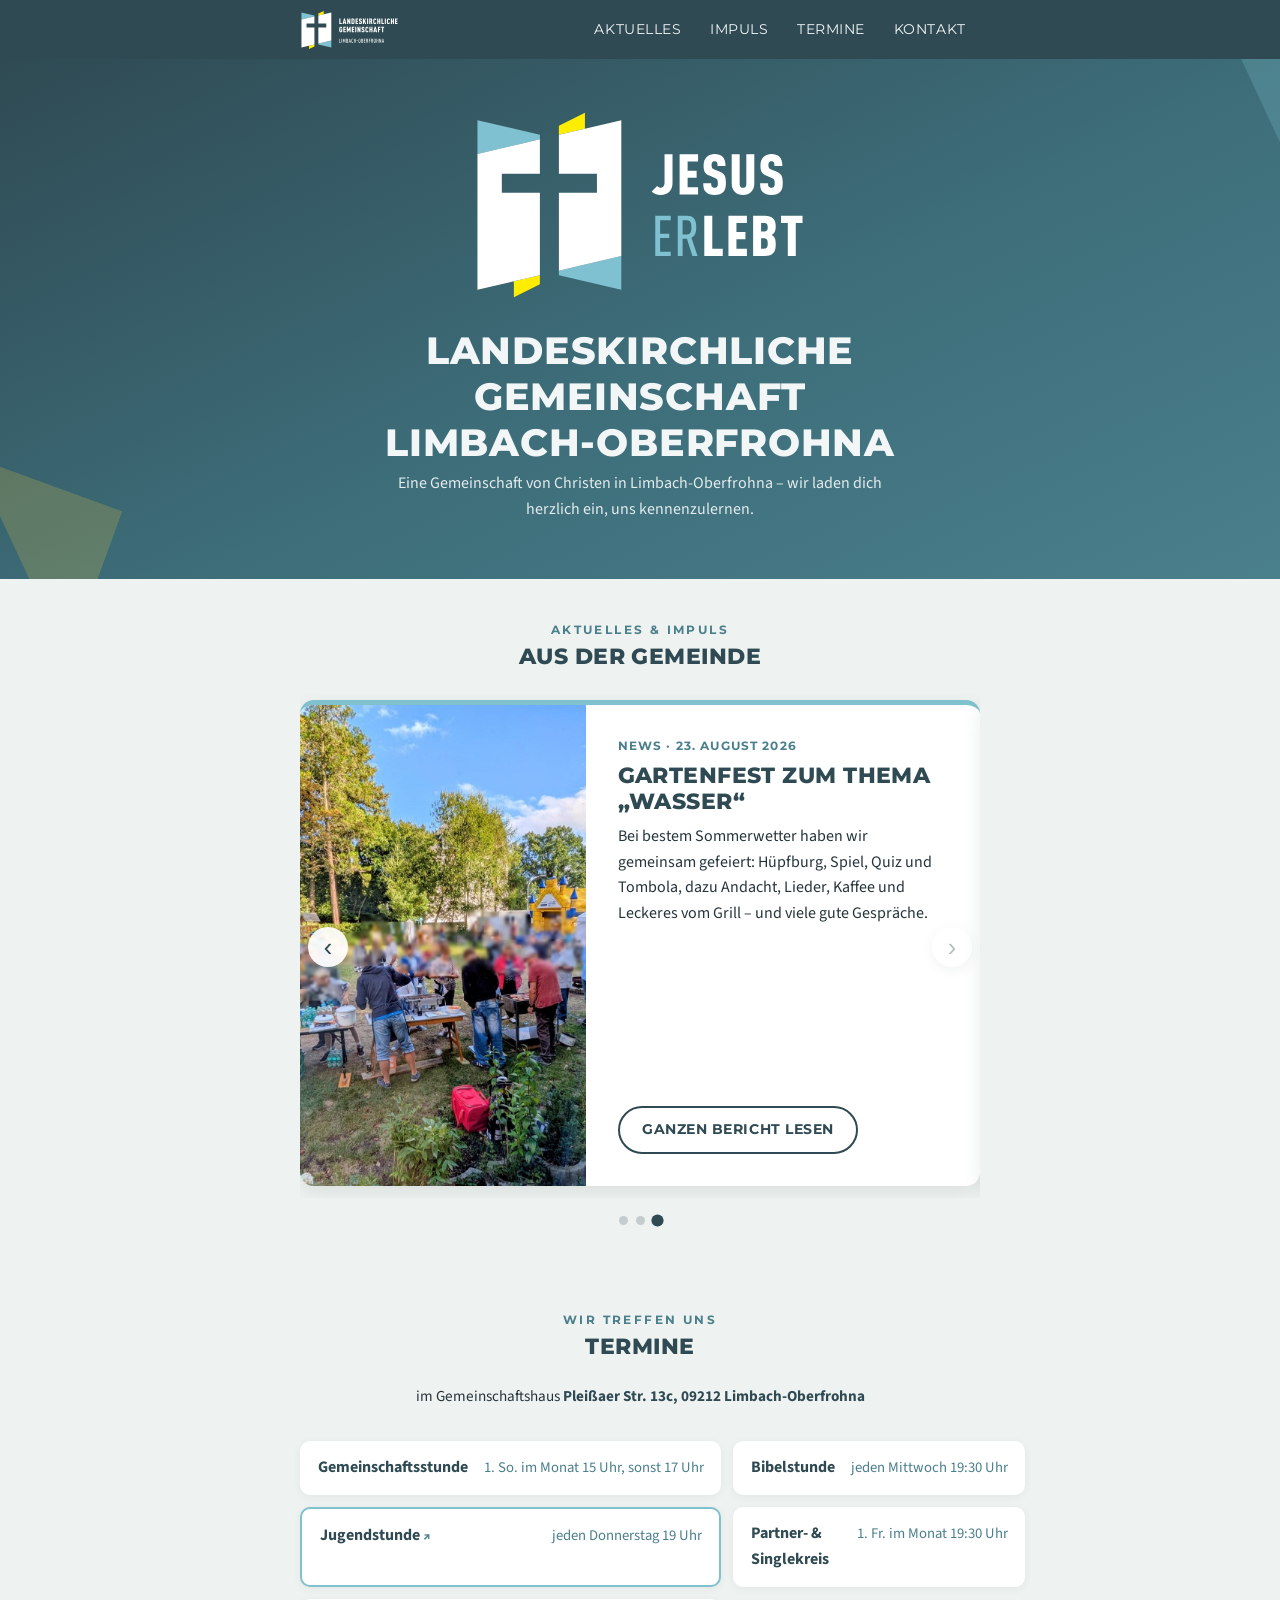
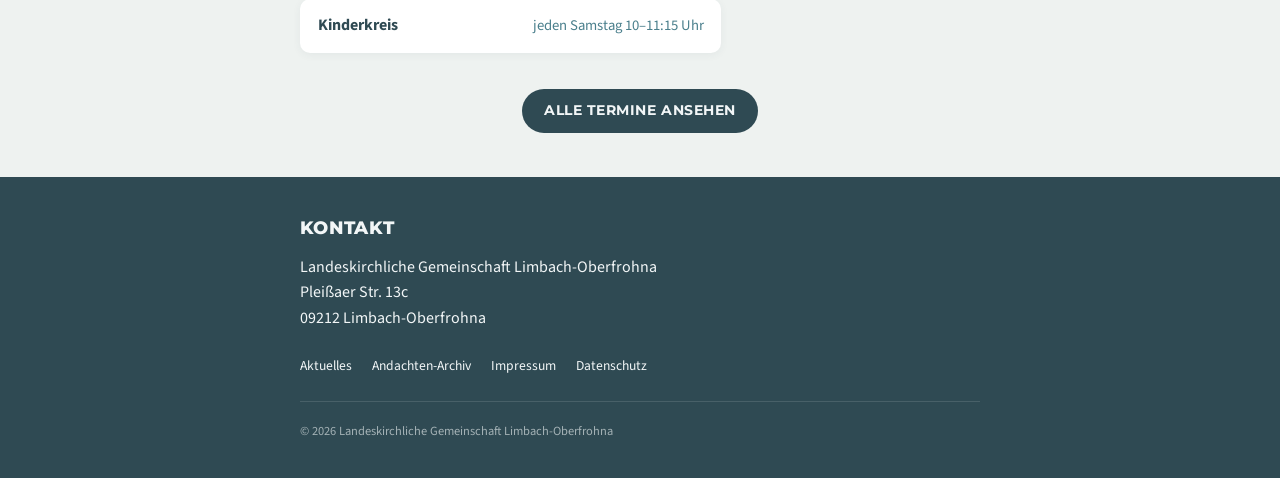
<file: index.html>
<!doctype html>
<html lang="de">
<head>
  <meta charset="UTF-8">
  <meta name="viewport" content="width=device-width, initial-scale=1">
  <title>Landeskirchliche Gemeinschaft Limbach-Oberfrohna</title>
  <meta name="description" content="Landeskirchliche Gemeinschaft Limbach-Oberfrohna – Termine und monatlicher Impuls. Wir treffen uns im Gemeinschaftshaus Pleißaer Str. 13c.">
  <link rel="icon" href="assets/img/logo.svg" type="image/svg+xml">
  <link rel="preconnect" href="https://fonts.googleapis.com">
  <link rel="preconnect" href="https://fonts.gstatic.com" crossorigin>
  <link href="https://fonts.googleapis.com/css2?family=Montserrat:wght@700;800&family=Source+Sans+3:wght@400;600;700&display=swap" rel="stylesheet">
  <link rel="stylesheet" href="assets/css/style.css">
</head>
<body>

  <header class="site-header">
    <div class="container">
      <a href="#top" class="brand">
        <img src="assets/img/logo-navi.svg" alt="Landeskirchliche Gemeinschaft Limbach-Oberfrohna">
      </a>
      <button class="nav-toggle" aria-label="Menü öffnen" aria-expanded="false">&#9776;</button>
      <nav class="main-nav">
        <a href="#news">Aktuelles</a>
        <a href="archiv.html">Impuls</a>
        <a href="termine.html">Termine</a>
        <a href="#kontakt">Kontakt</a>
      </nav>
    </div>
  </header>

  <main id="top">

    <section class="hero">
      <div class="container">
        <img class="hero-logo" src="assets/img/logo-jesus-erlebt.svg" alt="Jesus erlebt – Landeskirchliche Gemeinschaft Limbach-Oberfrohna">
        <h1>Landeskirchliche Gemeinschaft<br>Limbach-Oberfrohna</h1>
        <p class="lead">Eine Gemeinschaft von Christen in Limbach-Oberfrohna – wir laden dich herzlich ein, uns kennenzulernen.</p>
      </div>
    </section>

    <section id="news" class="news">
      <div class="container">
        <h2 class="section-title"><span class="kicker">Aktuelles &amp; Impuls</span>Aus der Gemeinde</h2>

        <!--
          Karussell: alle Teaser liegen als gleich große Folien in EINEM Block
          nebeneinander und werden per Wischen, Pfeilen oder Punkten geblättert.
          Neue Folie = weiteren <article class="carousel__slide slide-card"> Block
          einfügen; die Punkte unten werden automatisch (main.js) erzeugt.
          Folien ohne Foto nutzen figure.slide-card__media--brand mit einem Icon.
        -->
        <div class="carousel" data-carousel>
          <div class="carousel__viewport" data-carousel-viewport tabindex="0" role="group" aria-roledescription="Karussell" aria-label="Aktuelles aus der Gemeinde">

            <article class="carousel__slide slide-card" aria-roledescription="Folie" aria-label="Beitrag 1">
              <figure class="slide-card__media">
                <img src="assets/img/gartenfest-2026.jpg" alt="Gäste beim Gartenfest der Landeskirchlichen Gemeinschaft Limbach-Oberfrohna – Hüpfburg, Grill und Begegnung im Garten" loading="lazy">
              </figure>
              <div class="slide-card__body">
                <span class="slide-card__kicker">News · 23. August 2026</span>
                <h3 class="slide-card__title">Gartenfest zum Thema „Wasser“</h3>
                <p class="slide-card__text">Bei bestem Sommerwetter haben wir gemeinsam gefeiert: Hüpfburg, Spiel, Quiz und Tombola, dazu Andacht, Lieder, Kaffee und Leckeres vom Grill – und viele gute Gespräche.</p>
                <a class="btn btn-outline slide-card__btn" href="news.html#gartenfest-2026">Ganzen Bericht lesen</a>
              </div>
            </article>

            <article class="carousel__slide slide-card" aria-roledescription="Folie" aria-label="Beitrag 2">
              <figure class="slide-card__media slide-card__media--contain">
                <img src="assets/img/themenabende-plock.jpg" alt="Flyer zu den Themenabenden mit Wilfried Plock, 4.–6. September 2026" loading="lazy">
              </figure>
              <div class="slide-card__body">
                <span class="slide-card__kicker">News · 4.–6. September 2026</span>
                <h3 class="slide-card__title">Themenabende mit Wilfried Plock</h3>
                <p class="slide-card__text">„Unsere Beziehungen sollen (noch) besser werden!“ – an drei Abenden gehen wir gemeinsam der Frage nach, wie Beziehungen gelingen und wachsen. Herzliche Einladung an alle!</p>
                <a class="btn btn-outline slide-card__btn" href="news.html#themenabende-2026">Zur Newsseite</a>
              </div>
            </article>

            <article class="carousel__slide slide-card" aria-roledescription="Folie" aria-label="Beitrag 3">
              <figure class="slide-card__media">
                <img src="assets/img/monatsimpuls.jpg" alt="Zwei Bergsteiger helfen sich gegenseitig den Grat hinauf – Sinnbild für Nachfolge und Begleitung" loading="lazy">
              </figure>
              <div class="slide-card__body">
                <span class="slide-card__kicker">Monatsimpuls · September 2026</span>
                <h3 class="slide-card__title">„Seid meine Nachahmer, gleichwie auch ich Nachahmer des Christus bin!“</h3>
                <p class="slide-card__text">Paulus weist nicht auf sich, sondern auf Christus. Kinder und junge Christen lernen nicht zuerst durch Predigten oder Bücher, sondern durch Menschen, die glaubwürdig hinter Christus hergehen …</p>
                <a class="btn btn-outline slide-card__btn" href="archiv.html">Zu den Monatsimpulsen</a>
              </div>
            </article>

          </div>

          <button class="carousel__arrow carousel__arrow--prev" type="button" aria-label="Vorheriger Beitrag" data-carousel-prev>&#8249;</button>
          <button class="carousel__arrow carousel__arrow--next" type="button" aria-label="Nächster Beitrag" data-carousel-next>&#8250;</button>

          <div class="carousel__dots" aria-label="Beitrag auswählen" data-carousel-dots></div>
        </div>
      </div>
    </section>

    <section id="termine" class="termine">
      <div class="container">
        <h2 class="section-title"><span class="kicker">Wir treffen uns</span>Termine</h2>

        <p class="meeting-place">im Gemeinschaftshaus <strong>Pleißaer Str. 13c, 09212 Limbach-Oberfrohna</strong></p>

        <ul class="schedule-list">
          <li><span class="what">Gemeinschaftsstunde</span><span class="when">1. So. im Monat 15 Uhr, sonst 17 Uhr</span></li>
          <li><span class="what">Bibelstunde</span><span class="when">jeden Mittwoch 19:30 Uhr</span></li>
          <li class="is-link"><a href="https://ec-lo.de" target="_blank" rel="noopener" aria-label="Jugendstunde – zur Website ec-lo.de (öffnet in neuem Tab)"><span class="what ext-link">Jugendstunde</span><span class="when">jeden Donnerstag 19 Uhr</span></a></li>
          <li><span class="what">Partner- &amp; Singlekreis</span><span class="when">1. Fr. im Monat 19:30 Uhr</span></li>
          <li><span class="what">Kinderkreis</span><span class="when">jeden Samstag 10–11:15 Uhr</span></li>
        </ul>

        <div class="termine-cta">
          <a class="btn" href="termine.html">Alle Termine ansehen</a>
        </div>
      </div>
    </section>

  </main>

  <footer class="site-footer" id="kontakt">
    <div class="container">
      <h2>Kontakt</h2>
      <address>
        Landeskirchliche Gemeinschaft Limbach-Oberfrohna<br>
        Pleißaer Str. 13c<br>
        09212 Limbach-Oberfrohna
      </address>
      <ul class="footer-links">
        <li><a href="news.html">Aktuelles</a></li>
        <li><a href="archiv.html">Andachten-Archiv</a></li>
        <li><a href="impressum.html">Impressum</a></li>
        <li><a href="datenschutz.html">Datenschutz</a></li>
      </ul>
      <p class="copyright">© <span id="year">2026</span> Landeskirchliche Gemeinschaft Limbach-Oberfrohna</p>
    </div>
  </footer>

  <script src="assets/js/main.js"></script>
</body>
</html>
</file>
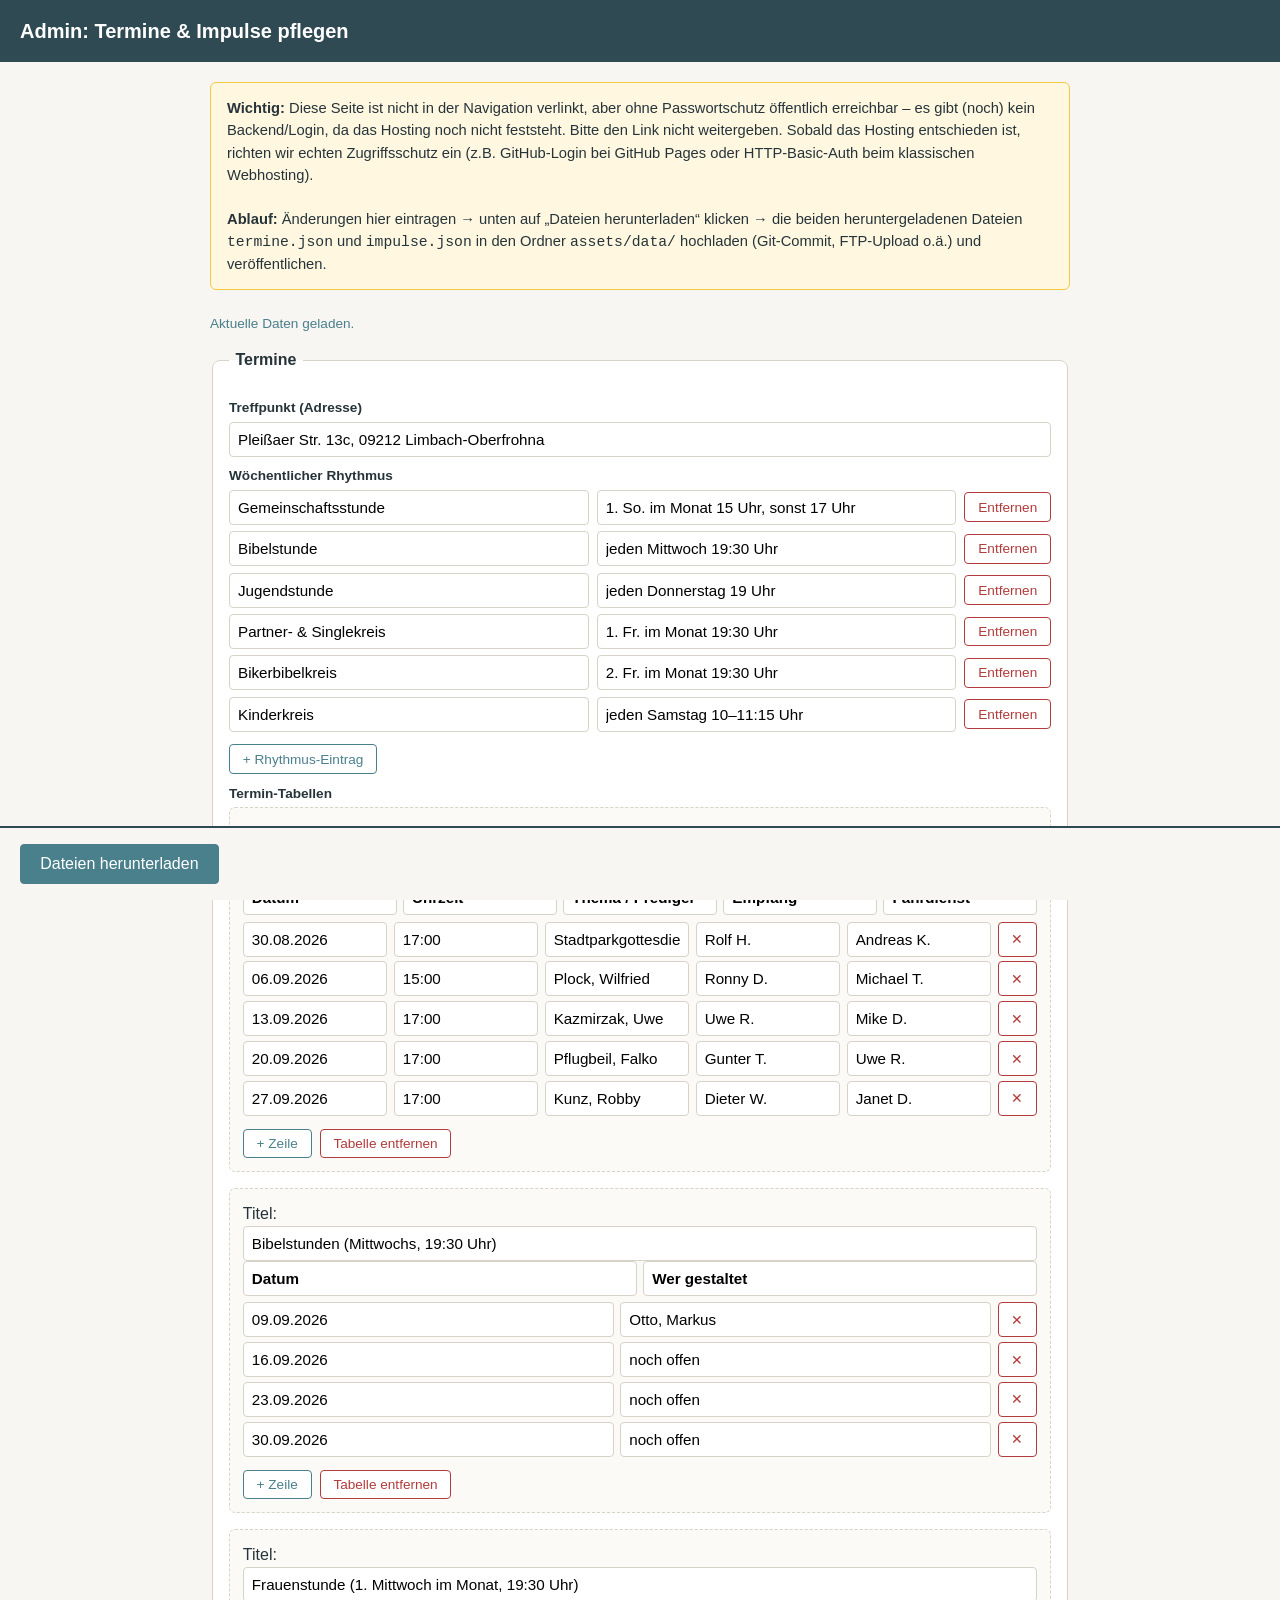
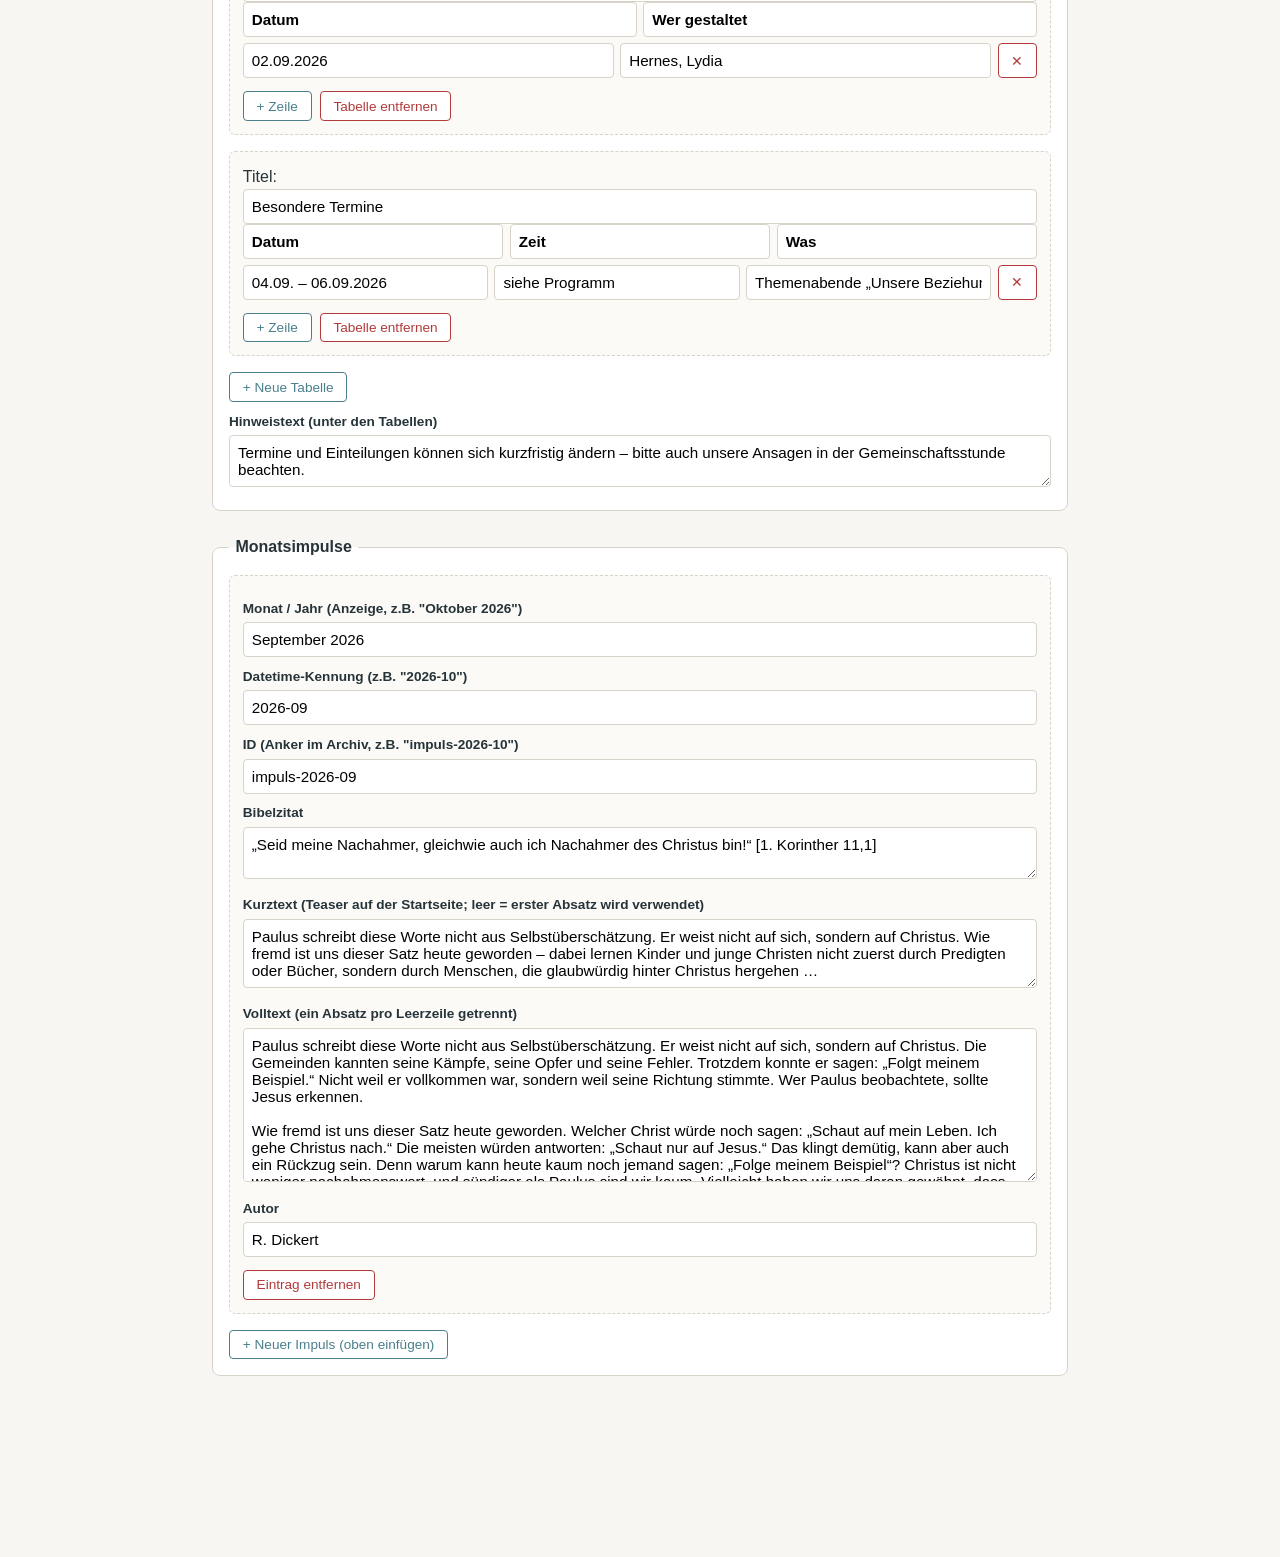
<file: admin.html>
<!doctype html>
<html lang="de">
<head>
  <meta charset="UTF-8">
  <meta name="viewport" content="width=device-width, initial-scale=1">
  <meta name="robots" content="noindex, nofollow">
  <title>Admin – Termine &amp; Impulse pflegen</title>
  <link rel="icon" href="assets/img/logo.svg" type="image/svg+xml">
  <style>
    :root {
      --color-dark: #2f4a53;
      --color-teal: #4a7f8c;
      --color-yellow: #f2ca3f;
      --color-bg: #f7f6f2;
      --color-text: #26343a;
      --color-border: #d7d3c9;
      --font: 'Segoe UI', Arial, sans-serif;
    }
    * { box-sizing: border-box; }
    body {
      margin: 0;
      font-family: var(--font);
      color: var(--color-text);
      background: var(--color-bg);
      line-height: 1.5;
      padding-bottom: 4rem;
    }
    header.admin-header {
      background: var(--color-dark);
      color: #fff;
      padding: 1rem 1.25rem;
    }
    header.admin-header h1 { margin: 0; font-size: 1.25rem; }
    .container { max-width: 900px; margin: 0 auto; padding: 1.25rem; }
    .notice {
      background: #fff7e0;
      border: 1px solid var(--color-yellow);
      border-radius: 6px;
      padding: 0.9rem 1rem;
      margin-bottom: 1.5rem;
      font-size: 0.92rem;
    }
    fieldset {
      border: 1px solid var(--color-border);
      border-radius: 8px;
      margin-bottom: 1.5rem;
      padding: 1rem;
      background: #fff;
    }
    legend { font-weight: bold; padding: 0 0.4rem; }
    label { display: block; font-size: 0.85rem; font-weight: 600; margin: 0.6rem 0 0.2rem; }
    input[type="text"], textarea {
      width: 100%;
      padding: 0.5rem;
      border: 1px solid var(--color-border);
      border-radius: 4px;
      font-family: inherit;
      font-size: 0.95rem;
    }
    textarea { resize: vertical; }
    .row { display: flex; gap: 0.5rem; align-items: center; margin-bottom: 0.4rem; flex-wrap: wrap; }
    .row input[type="text"] { flex: 1; min-width: 100px; }
    button {
      cursor: pointer;
      border: 1px solid var(--color-teal);
      background: var(--color-teal);
      color: #fff;
      border-radius: 4px;
      padding: 0.4rem 0.8rem;
      font-size: 0.85rem;
    }
    button.secondary { background: #fff; color: var(--color-teal); }
    button.danger { background: #fff; color: #b23b3b; border-color: #b23b3b; }
    .table-section, .entry-card {
      border: 1px dashed var(--color-border);
      border-radius: 6px;
      padding: 0.8rem;
      margin-bottom: 1rem;
      background: #fbfaf7;
    }
    .table-row { display: flex; gap: 0.4rem; margin-bottom: 0.3rem; }
    .table-row input { flex: 1; }
    .col-headers { display: flex; gap: 0.4rem; margin-bottom: 0.4rem; }
    .col-headers input { flex: 1; font-weight: 600; }
    .actions-bar { margin-top: 0.8rem; display: flex; gap: 0.5rem; flex-wrap: wrap; }
    .export-bar {
      position: sticky;
      bottom: 0;
      background: var(--color-bg);
      border-top: 2px solid var(--color-dark);
      padding: 1rem 1.25rem;
      display: flex;
      gap: 0.75rem;
      flex-wrap: wrap;
      align-items: center;
    }
    .export-bar button { font-size: 1rem; padding: 0.6rem 1.2rem; }
    .status { font-size: 0.85rem; color: var(--color-teal); }
  </style>
</head>
<body>

  <header class="admin-header">
    <h1>Admin: Termine &amp; Impulse pflegen</h1>
  </header>

  <div class="container">
    <div class="notice">
      <strong>Wichtig:</strong> Diese Seite ist nicht in der Navigation verlinkt, aber ohne
      Passwortschutz öffentlich erreichbar – es gibt (noch) kein Backend/Login, da das
      Hosting noch nicht feststeht. Bitte den Link nicht weitergeben. Sobald das Hosting
      entschieden ist, richten wir echten Zugriffsschutz ein (z.B. GitHub-Login bei GitHub
      Pages oder HTTP-Basic-Auth beim klassischen Webhosting).<br><br>
      <strong>Ablauf:</strong> Änderungen hier eintragen → unten auf „Dateien herunterladen“
      klicken → die beiden heruntergeladenen Dateien <code>termine.json</code> und
      <code>impulse.json</code> in den Ordner <code>assets/data/</code> hochladen
      (Git-Commit, FTP-Upload o.ä.) und veröffentlichen.
    </div>

    <p class="status" id="load-status">Lade aktuelle Daten…</p>

    <fieldset>
      <legend>Termine</legend>

      <label for="meeting-place">Treffpunkt (Adresse)</label>
      <input type="text" id="meeting-place">

      <label>Wöchentlicher Rhythmus</label>
      <div id="weekly-list"></div>
      <div class="actions-bar">
        <button type="button" class="secondary" id="add-weekly">+ Rhythmus-Eintrag</button>
      </div>

      <label>Termin-Tabellen</label>
      <div id="tables-list"></div>
      <div class="actions-bar">
        <button type="button" class="secondary" id="add-table">+ Neue Tabelle</button>
      </div>

      <label for="termine-note">Hinweistext (unter den Tabellen)</label>
      <textarea id="termine-note" rows="2"></textarea>
    </fieldset>

    <fieldset>
      <legend>Monatsimpulse</legend>
      <div id="entries-list"></div>
      <div class="actions-bar">
        <button type="button" class="secondary" id="add-entry">+ Neuer Impuls (oben einfügen)</button>
      </div>
    </fieldset>
  </div>

  <div class="export-bar">
    <button type="button" id="export-btn">Dateien herunterladen</button>
    <span class="status" id="export-status"></span>
  </div>

  <script src="assets/js/admin.js"></script>
</body>
</html>
</file>
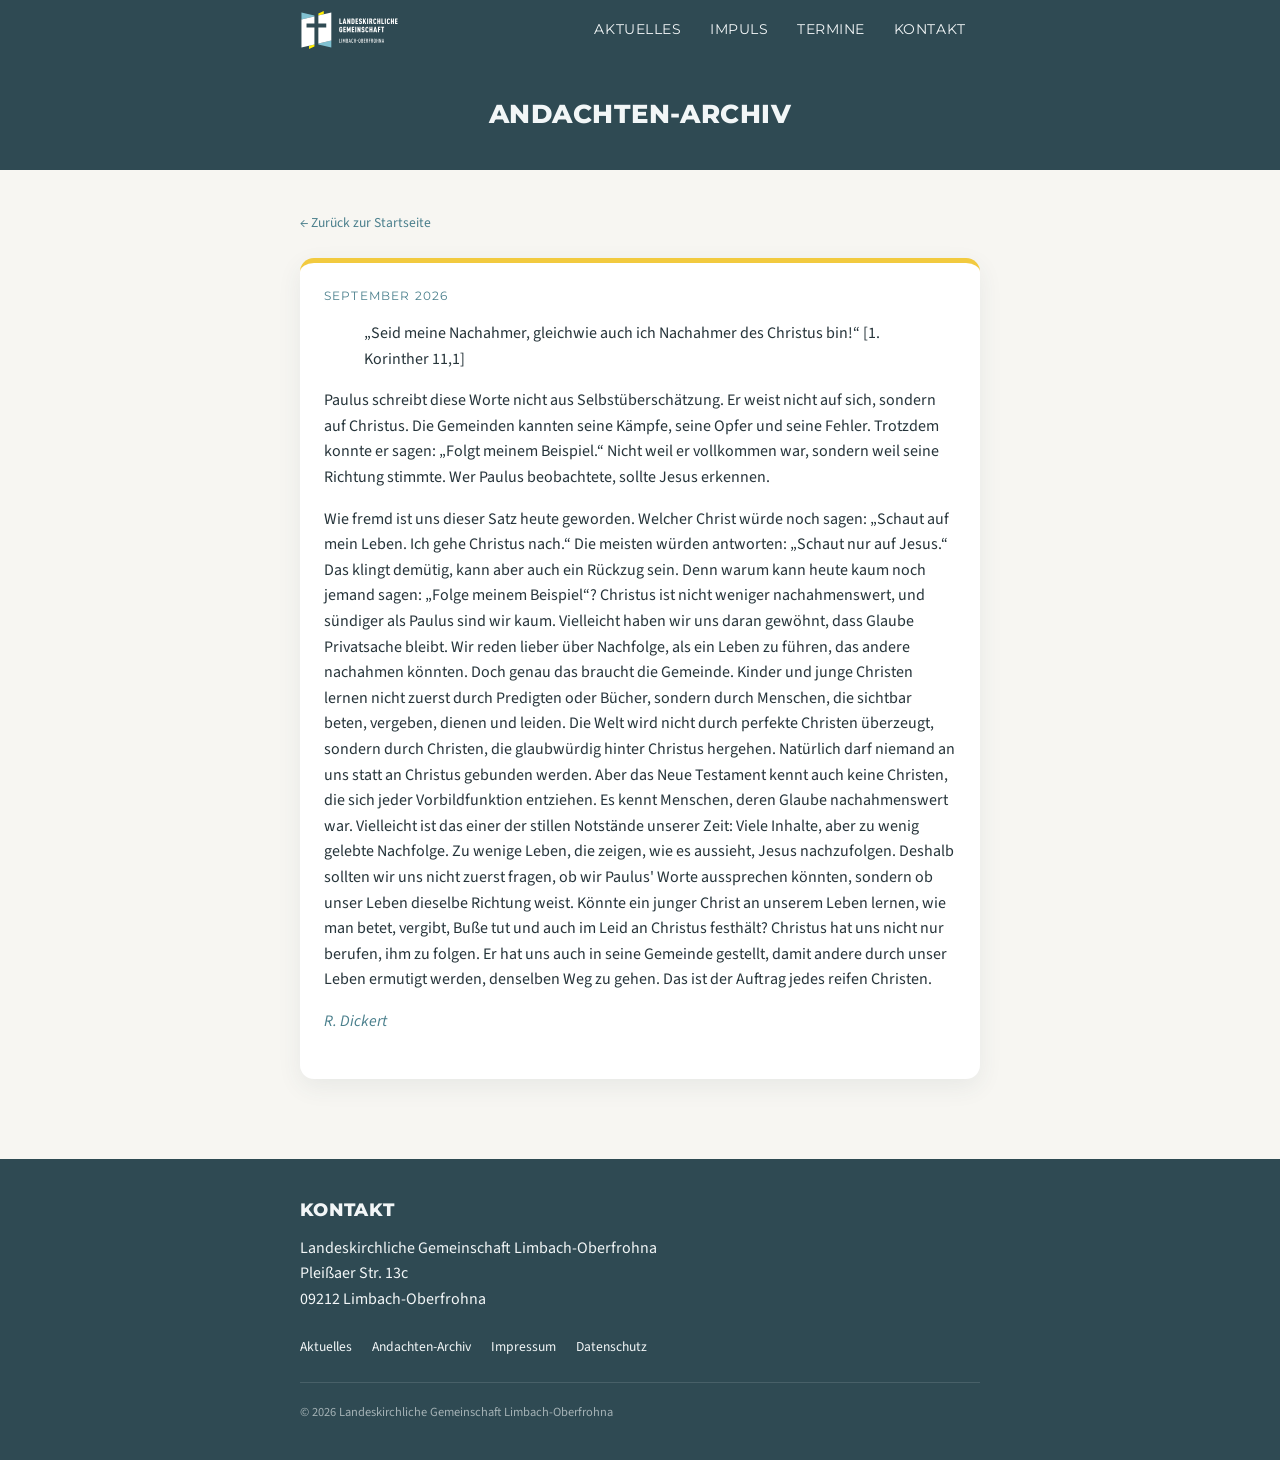
<file: archiv.html>
<!doctype html>
<html lang="de">
<head>
  <meta charset="UTF-8">
  <meta name="viewport" content="width=device-width, initial-scale=1">
  <title>Andachten-Archiv – Landeskirchliche Gemeinschaft Limbach-Oberfrohna</title>
  <link rel="icon" href="assets/img/logo.svg" type="image/svg+xml">
  <link rel="preconnect" href="https://fonts.googleapis.com">
  <link rel="preconnect" href="https://fonts.gstatic.com" crossorigin>
  <link href="https://fonts.googleapis.com/css2?family=Montserrat:wght@700;800&family=Source+Sans+3:wght@400;600;700&display=swap" rel="stylesheet">
  <link rel="stylesheet" href="assets/css/style.css">
</head>
<body>

  <header class="site-header">
    <div class="container">
      <a href="index.html" class="brand">
        <img src="assets/img/logo-navi.svg" alt="Landeskirchliche Gemeinschaft Limbach-Oberfrohna">
      </a>
      <button class="nav-toggle" aria-label="Menü öffnen" aria-expanded="false">&#9776;</button>
      <nav class="main-nav">
        <a href="index.html#news">Aktuelles</a>
        <a href="archiv.html">Impuls</a>
        <a href="termine.html">Termine</a>
        <a href="index.html#kontakt">Kontakt</a>
      </nav>
    </div>
  </header>

  <div class="page-hero">
    <div class="container">
      <h1>Andachten-Archiv</h1>
    </div>
  </div>

  <main class="page-content">
    <div class="container">
      <a class="back-link" href="index.html">&larr; Zurück zur Startseite</a>

      <!--
        Neuen Impuls hinzufügen: einfach einen weiteren
        <article class="archive-entry"> Block oben einfügen.
      -->

      <article class="archive-entry" id="impuls-2026-09">
        <time datetime="2026-09">September 2026</time>
        <blockquote>„Seid meine Nachahmer, gleichwie auch ich Nachahmer des Christus bin!“ [1. Korinther 11,1]</blockquote>
        <p>Paulus schreibt diese Worte nicht aus Selbstüberschätzung. Er weist nicht auf sich, sondern auf Christus. Die Gemeinden kannten seine Kämpfe, seine Opfer und seine Fehler. Trotzdem konnte er sagen: „Folgt meinem Beispiel.“ Nicht weil er vollkommen war, sondern weil seine Richtung stimmte. Wer Paulus beobachtete, sollte Jesus erkennen.</p>
        <p>Wie fremd ist uns dieser Satz heute geworden. Welcher Christ würde noch sagen: „Schaut auf mein Leben. Ich gehe Christus nach.“ Die meisten würden antworten: „Schaut nur auf Jesus.“ Das klingt demütig, kann aber auch ein Rückzug sein. Denn warum kann heute kaum noch jemand sagen: „Folge meinem Beispiel“? Christus ist nicht weniger nachahmenswert, und sündiger als Paulus sind wir kaum. Vielleicht haben wir uns daran gewöhnt, dass Glaube Privatsache bleibt. Wir reden lieber über Nachfolge, als ein Leben zu führen, das andere nachahmen könnten. Doch genau das braucht die Gemeinde. Kinder und junge Christen lernen nicht zuerst durch Predigten oder Bücher, sondern durch Menschen, die sichtbar beten, vergeben, dienen und leiden. Die Welt wird nicht durch perfekte Christen überzeugt, sondern durch Christen, die glaubwürdig hinter Christus hergehen. Natürlich darf niemand an uns statt an Christus gebunden werden. Aber das Neue Testament kennt auch keine Christen, die sich jeder Vorbildfunktion entziehen. Es kennt Menschen, deren Glaube nachahmenswert war. Vielleicht ist das einer der stillen Notstände unserer Zeit: Viele Inhalte, aber zu wenig gelebte Nachfolge. Zu wenige Leben, die zeigen, wie es aussieht, Jesus nachzufolgen. Deshalb sollten wir uns nicht zuerst fragen, ob wir Paulus' Worte aussprechen könnten, sondern ob unser Leben dieselbe Richtung weist. Könnte ein junger Christ an unserem Leben lernen, wie man betet, vergibt, Buße tut und auch im Leid an Christus festhält? Christus hat uns nicht nur berufen, ihm zu folgen. Er hat uns auch in seine Gemeinde gestellt, damit andere durch unser Leben ermutigt werden, denselben Weg zu gehen. Das ist der Auftrag jedes reifen Christen.</p>
        <p class="impuls-author">R. Dickert</p>
      </article>

    </div>
  </main>

  <footer class="site-footer">
    <div class="container">
      <h2>Kontakt</h2>
      <address>
        Landeskirchliche Gemeinschaft Limbach-Oberfrohna<br>
        Pleißaer Str. 13c<br>
        09212 Limbach-Oberfrohna
      </address>
      <ul class="footer-links">
        <li><a href="news.html">Aktuelles</a></li>
        <li><a href="archiv.html">Andachten-Archiv</a></li>
        <li><a href="impressum.html">Impressum</a></li>
        <li><a href="datenschutz.html">Datenschutz</a></li>
      </ul>
      <p class="copyright">© <span id="year">2026</span> Landeskirchliche Gemeinschaft Limbach-Oberfrohna</p>
    </div>
  </footer>

  <script src="assets/js/main.js"></script>
</body>
</html>
</file>
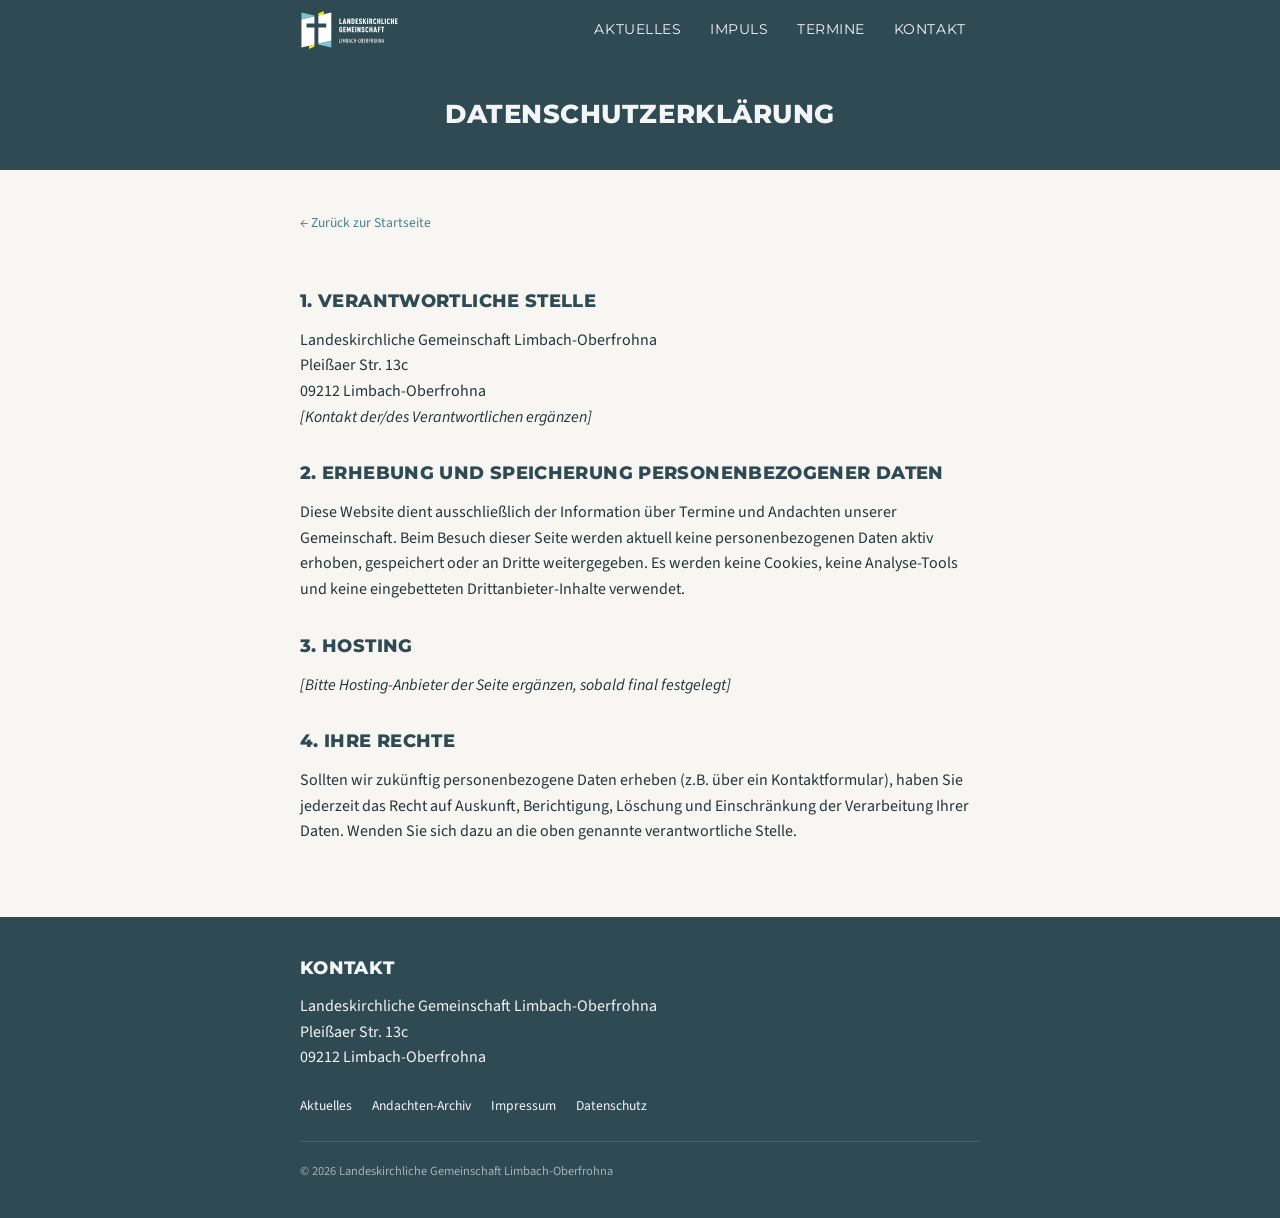
<file: datenschutz.html>
<!doctype html>
<html lang="de">
<head>
  <meta charset="UTF-8">
  <meta name="viewport" content="width=device-width, initial-scale=1">
  <title>Datenschutz – Landeskirchliche Gemeinschaft Limbach-Oberfrohna</title>
  <link rel="icon" href="assets/img/logo.svg" type="image/svg+xml">
  <link rel="preconnect" href="https://fonts.googleapis.com">
  <link rel="preconnect" href="https://fonts.gstatic.com" crossorigin>
  <link href="https://fonts.googleapis.com/css2?family=Montserrat:wght@700;800&family=Source+Sans+3:wght@400;600;700&display=swap" rel="stylesheet">
  <link rel="stylesheet" href="assets/css/style.css">
</head>
<body>

  <header class="site-header">
    <div class="container">
      <a href="index.html" class="brand">
        <img src="assets/img/logo-navi.svg" alt="Landeskirchliche Gemeinschaft Limbach-Oberfrohna">
      </a>
      <button class="nav-toggle" aria-label="Menü öffnen" aria-expanded="false">&#9776;</button>
      <nav class="main-nav">
        <a href="index.html#news">Aktuelles</a>
        <a href="archiv.html">Impuls</a>
        <a href="termine.html">Termine</a>
        <a href="index.html#kontakt">Kontakt</a>
      </nav>
    </div>
  </header>

  <div class="page-hero">
    <div class="container">
      <h1>Datenschutzerklärung</h1>
    </div>
  </div>

  <main class="page-content">
    <div class="container">
      <a class="back-link" href="index.html">&larr; Zurück zur Startseite</a>

      <!--
        WICHTIG: Diese Seite enthält nur ein Grundgerüst. Da diese Website
        aktuell keine Formulare, Cookies oder Tracking-Tools nutzt, ist der
        Text entsprechend kurz gehalten. Sobald z.B. ein Kontaktformular,
        eingebettete Karten oder Analyse-Tools hinzukommen, muss diese
        Erklärung erweitert werden. Verantwortliche Person bitte ergänzen.
      -->

      <h2>1. Verantwortliche Stelle</h2>
      <p>
        Landeskirchliche Gemeinschaft Limbach-Oberfrohna<br>
        Pleißaer Str. 13c<br>
        09212 Limbach-Oberfrohna<br>
        <em>[Kontakt der/des Verantwortlichen ergänzen]</em>
      </p>

      <h2>2. Erhebung und Speicherung personenbezogener Daten</h2>
      <p>
        Diese Website dient ausschließlich der Information über Termine und
        Andachten unserer Gemeinschaft. Beim Besuch dieser Seite werden
        aktuell keine personenbezogenen Daten aktiv erhoben, gespeichert
        oder an Dritte weitergegeben. Es werden keine Cookies, keine
        Analyse-Tools und keine eingebetteten Drittanbieter-Inhalte
        verwendet.
      </p>

      <h2>3. Hosting</h2>
      <p><em>[Bitte Hosting-Anbieter der Seite ergänzen, sobald final festgelegt]</em></p>

      <h2>4. Ihre Rechte</h2>
      <p>
        Sollten wir zukünftig personenbezogene Daten erheben (z.B. über ein
        Kontaktformular), haben Sie jederzeit das Recht auf Auskunft,
        Berichtigung, Löschung und Einschränkung der Verarbeitung Ihrer
        Daten. Wenden Sie sich dazu an die oben genannte verantwortliche
        Stelle.
      </p>
    </div>
  </main>

  <footer class="site-footer">
    <div class="container">
      <h2>Kontakt</h2>
      <address>
        Landeskirchliche Gemeinschaft Limbach-Oberfrohna<br>
        Pleißaer Str. 13c<br>
        09212 Limbach-Oberfrohna
      </address>
      <ul class="footer-links">
        <li><a href="news.html">Aktuelles</a></li>
        <li><a href="archiv.html">Andachten-Archiv</a></li>
        <li><a href="impressum.html">Impressum</a></li>
        <li><a href="datenschutz.html">Datenschutz</a></li>
      </ul>
      <p class="copyright">© <span id="year">2026</span> Landeskirchliche Gemeinschaft Limbach-Oberfrohna</p>
    </div>
  </footer>

  <script src="assets/js/main.js"></script>
</body>
</html>
</file>
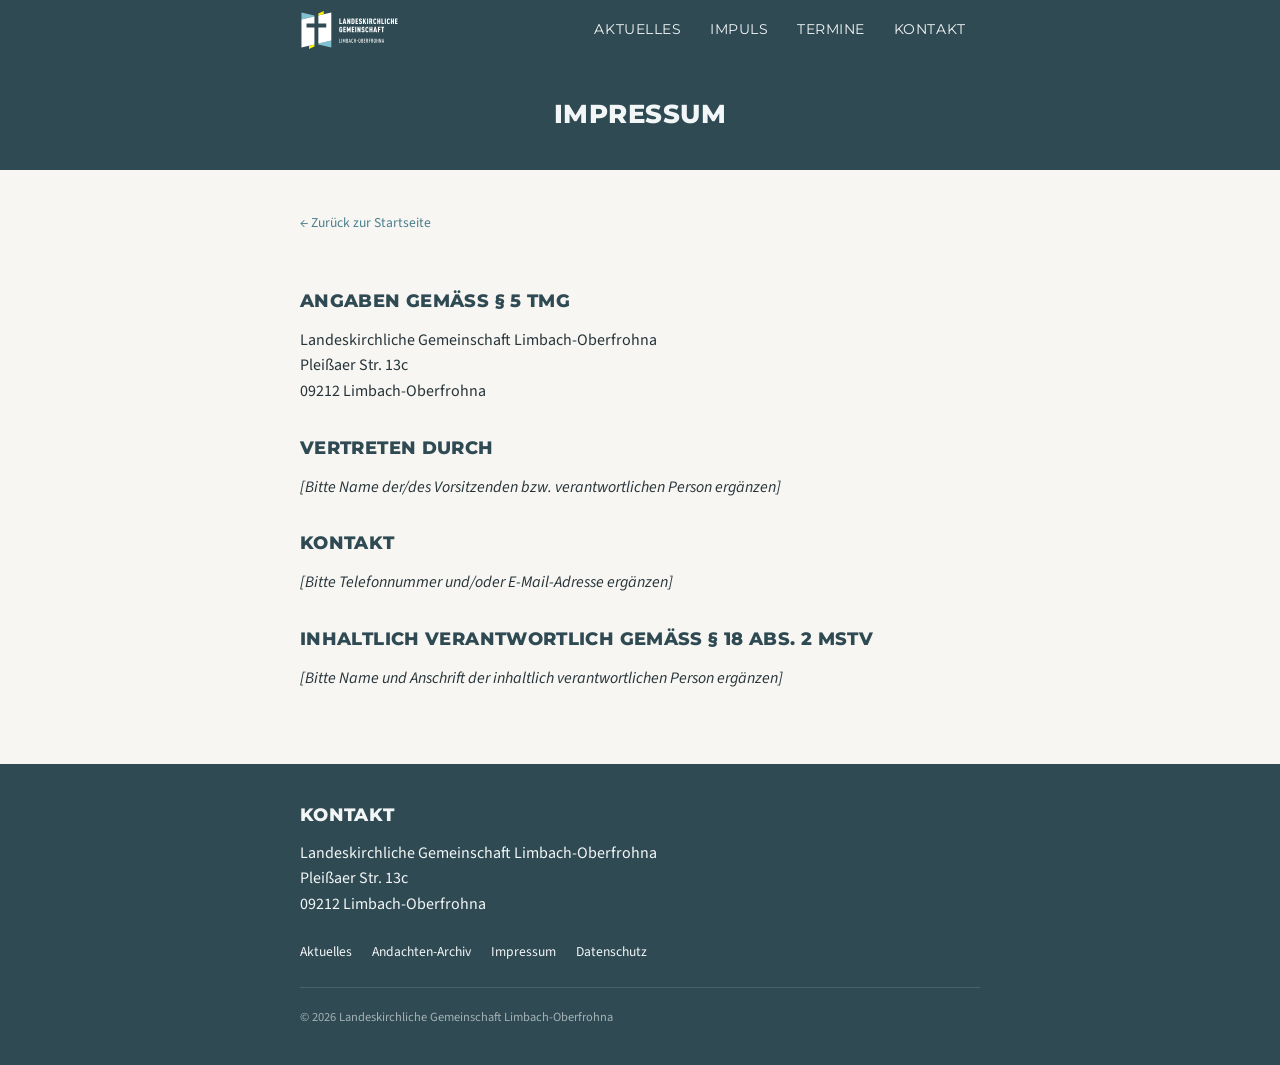
<file: impressum.html>
<!doctype html>
<html lang="de">
<head>
  <meta charset="UTF-8">
  <meta name="viewport" content="width=device-width, initial-scale=1">
  <title>Impressum – Landeskirchliche Gemeinschaft Limbach-Oberfrohna</title>
  <link rel="icon" href="assets/img/logo.svg" type="image/svg+xml">
  <link rel="preconnect" href="https://fonts.googleapis.com">
  <link rel="preconnect" href="https://fonts.gstatic.com" crossorigin>
  <link href="https://fonts.googleapis.com/css2?family=Montserrat:wght@700;800&family=Source+Sans+3:wght@400;600;700&display=swap" rel="stylesheet">
  <link rel="stylesheet" href="assets/css/style.css">
</head>
<body>

  <header class="site-header">
    <div class="container">
      <a href="index.html" class="brand">
        <img src="assets/img/logo-navi.svg" alt="Landeskirchliche Gemeinschaft Limbach-Oberfrohna">
      </a>
      <button class="nav-toggle" aria-label="Menü öffnen" aria-expanded="false">&#9776;</button>
      <nav class="main-nav">
        <a href="index.html#news">Aktuelles</a>
        <a href="archiv.html">Impuls</a>
        <a href="termine.html">Termine</a>
        <a href="index.html#kontakt">Kontakt</a>
      </nav>
    </div>
  </header>

  <div class="page-hero">
    <div class="container">
      <h1>Impressum</h1>
    </div>
  </div>

  <main class="page-content">
    <div class="container">
      <a class="back-link" href="index.html">&larr; Zurück zur Startseite</a>

      <!--
        WICHTIG: Bitte hier die verantwortliche Person gemäß § 5 TMG /
        § 18 Abs. 2 MStV eintragen (Name, ladungsfähige Anschrift, Kontakt).
        Die Angaben unten sind Platzhalter und müssen vor Veröffentlichung
        ergänzt werden.
      -->

      <h2>Angaben gemäß § 5 TMG</h2>
      <p>
        Landeskirchliche Gemeinschaft Limbach-Oberfrohna<br>
        Pleißaer Str. 13c<br>
        09212 Limbach-Oberfrohna
      </p>

      <h2>Vertreten durch</h2>
      <p><em>[Bitte Name der/des Vorsitzenden bzw. verantwortlichen Person ergänzen]</em></p>

      <h2>Kontakt</h2>
      <p><em>[Bitte Telefonnummer und/oder E-Mail-Adresse ergänzen]</em></p>

      <h2>Inhaltlich verantwortlich gemäß § 18 Abs. 2 MStV</h2>
      <p><em>[Bitte Name und Anschrift der inhaltlich verantwortlichen Person ergänzen]</em></p>
    </div>
  </main>

  <footer class="site-footer">
    <div class="container">
      <h2>Kontakt</h2>
      <address>
        Landeskirchliche Gemeinschaft Limbach-Oberfrohna<br>
        Pleißaer Str. 13c<br>
        09212 Limbach-Oberfrohna
      </address>
      <ul class="footer-links">
        <li><a href="news.html">Aktuelles</a></li>
        <li><a href="archiv.html">Andachten-Archiv</a></li>
        <li><a href="impressum.html">Impressum</a></li>
        <li><a href="datenschutz.html">Datenschutz</a></li>
      </ul>
      <p class="copyright">© <span id="year">2026</span> Landeskirchliche Gemeinschaft Limbach-Oberfrohna</p>
    </div>
  </footer>

  <script src="assets/js/main.js"></script>
</body>
</html>
</file>
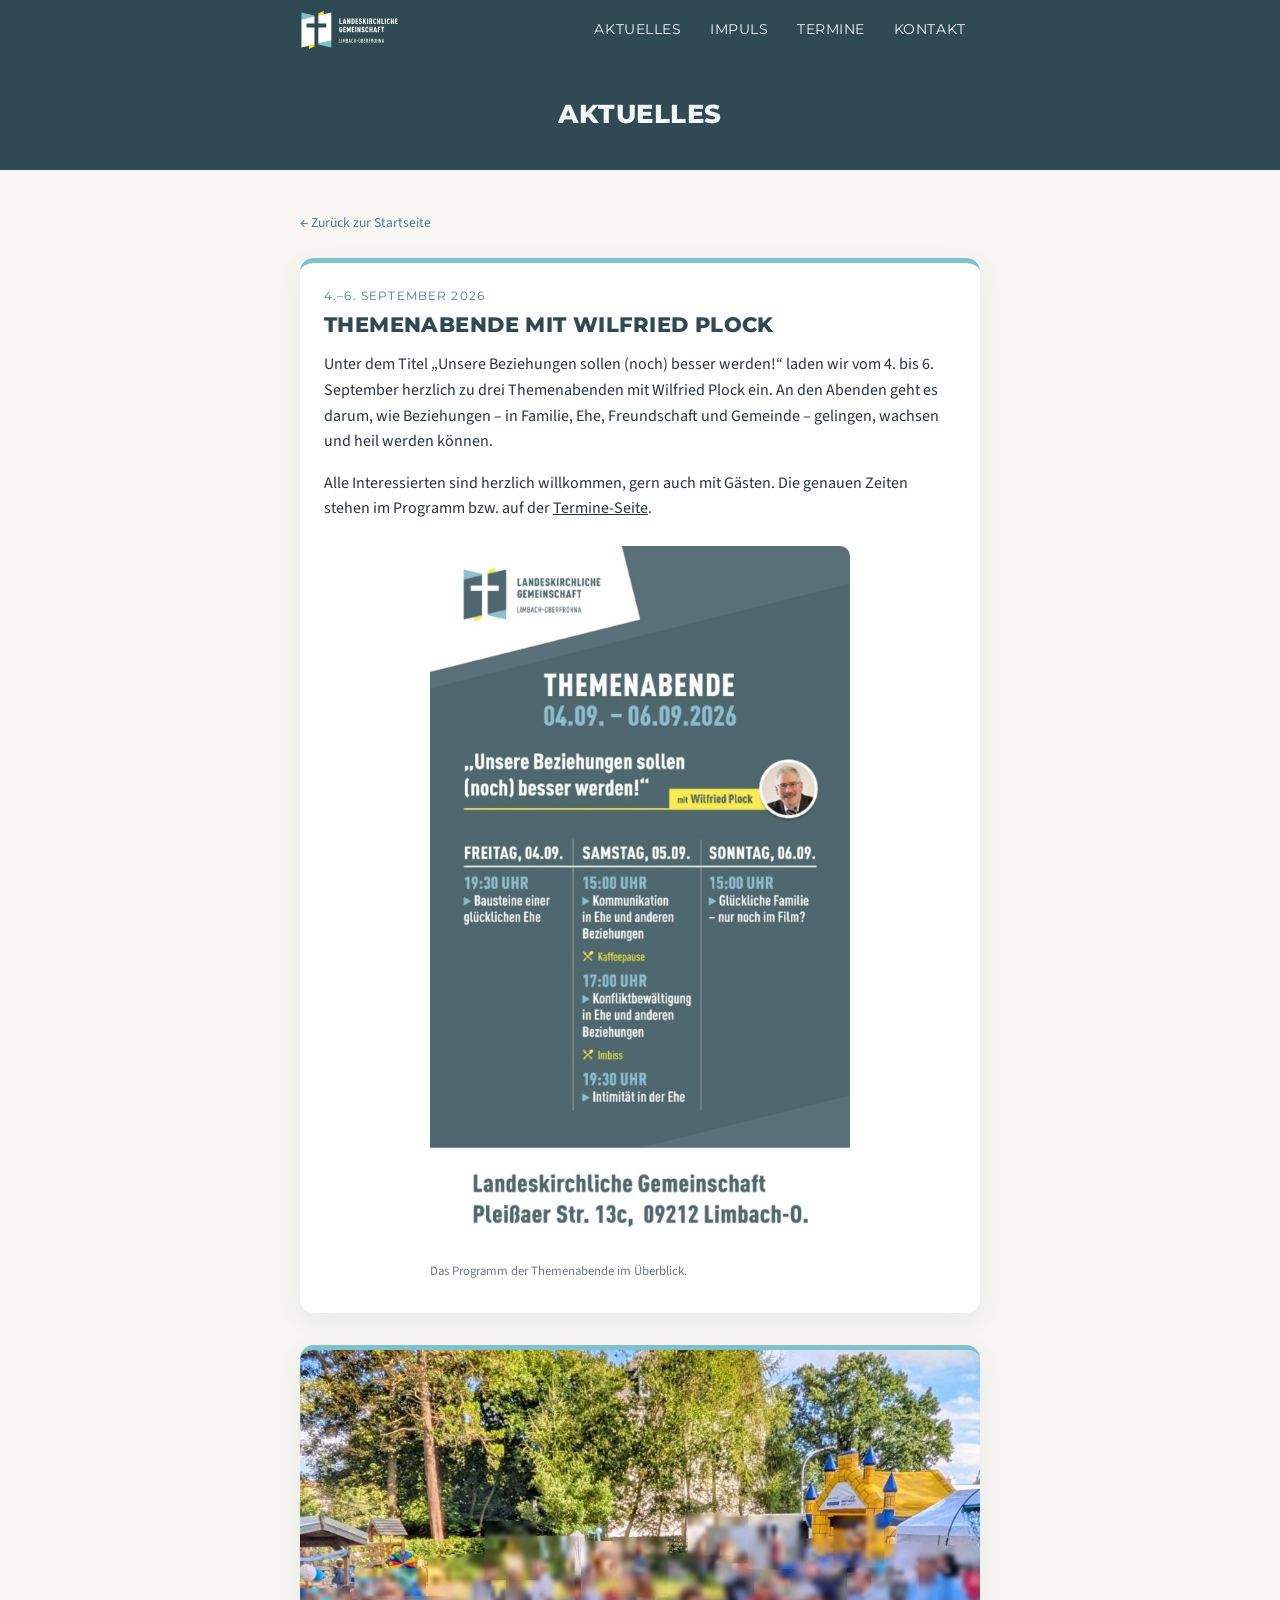
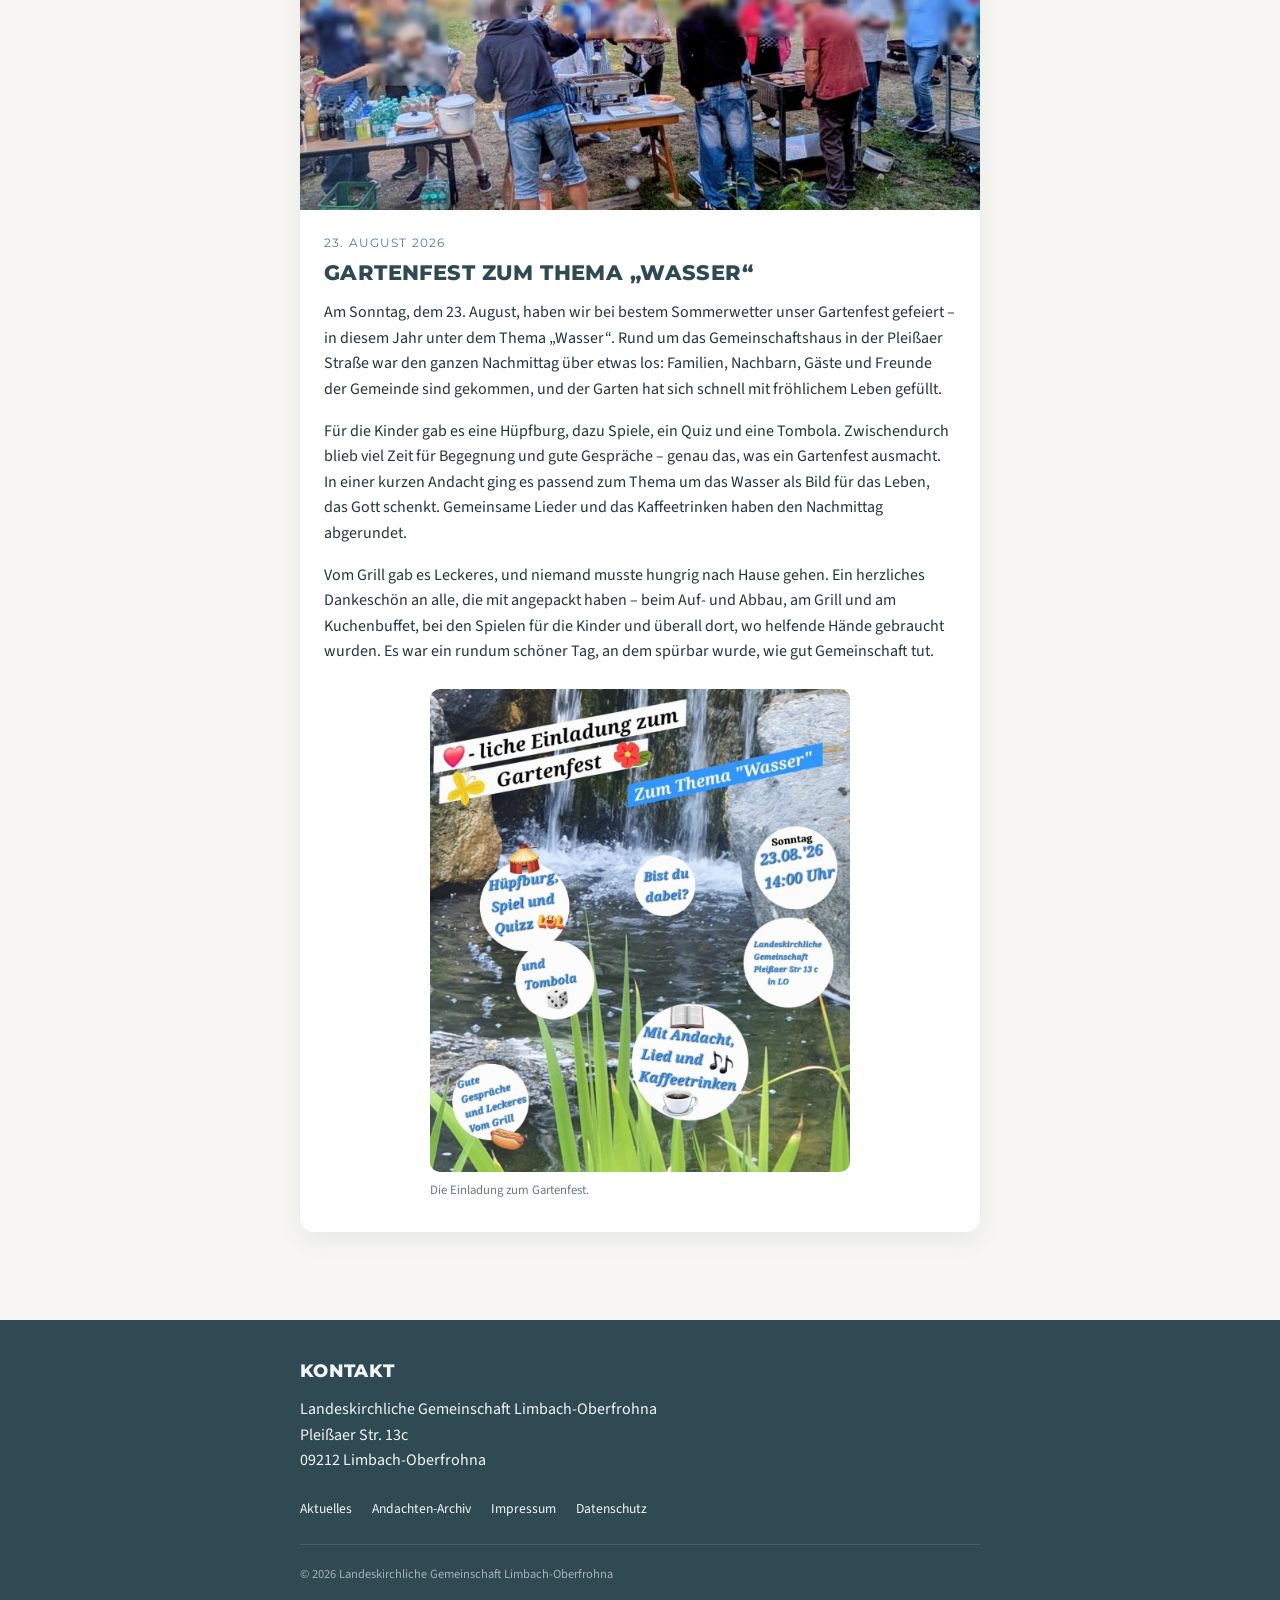
<file: news.html>
<!doctype html>
<html lang="de">
<head>
  <meta charset="UTF-8">
  <meta name="viewport" content="width=device-width, initial-scale=1">
  <title>Aktuelles – Landeskirchliche Gemeinschaft Limbach-Oberfrohna</title>
  <meta name="description" content="Aktuelles und Berichte aus der Landeskirchlichen Gemeinschaft Limbach-Oberfrohna – Feste, Aktionen und Neuigkeiten aus dem Gemeindeleben.">
  <link rel="icon" href="assets/img/logo.svg" type="image/svg+xml">
  <link rel="preconnect" href="https://fonts.googleapis.com">
  <link rel="preconnect" href="https://fonts.gstatic.com" crossorigin>
  <link href="https://fonts.googleapis.com/css2?family=Montserrat:wght@700;800&family=Source+Sans+3:wght@400;600;700&display=swap" rel="stylesheet">
  <link rel="stylesheet" href="assets/css/style.css">
</head>
<body>

  <header class="site-header">
    <div class="container">
      <a href="index.html" class="brand">
        <img src="assets/img/logo-navi.svg" alt="Landeskirchliche Gemeinschaft Limbach-Oberfrohna">
      </a>
      <button class="nav-toggle" aria-label="Menü öffnen" aria-expanded="false">&#9776;</button>
      <nav class="main-nav">
        <a href="index.html#news">Aktuelles</a>
        <a href="archiv.html">Impuls</a>
        <a href="termine.html">Termine</a>
        <a href="index.html#kontakt">Kontakt</a>
      </nav>
    </div>
  </header>

  <div class="page-hero">
    <div class="container">
      <h1>Aktuelles</h1>
    </div>
  </div>

  <main class="page-content">
    <div class="container">
      <a class="back-link" href="index.html">&larr; Zurück zur Startseite</a>

      <!--
        Neuen Beitrag hinzufügen: einfach einen weiteren
        <article class="news-post"> Block oben einfügen (neueste zuerst).
        Bilder gehören nach assets/img/ und werden mit
        <figure class="news-post__media"> (Titelbild) bzw.
        <figure class="news-post__figure"> (Bild im Text) eingebunden.
      -->

      <article class="news-post" id="themenabende-2026">
        <div class="news-post__body">
          <time datetime="2026-09-04">4.–6. September 2026</time>
          <h2>Themenabende mit Wilfried Plock</h2>

          <p>Unter dem Titel „Unsere Beziehungen sollen (noch) besser werden!“
          laden wir vom 4. bis 6. September herzlich zu drei Themenabenden mit
          Wilfried Plock ein. An den Abenden geht es darum, wie Beziehungen –
          in Familie, Ehe, Freundschaft und Gemeinde – gelingen, wachsen und
          heil werden können.</p>

          <p>Alle Interessierten sind herzlich willkommen, gern auch mit Gästen.
          Die genauen Zeiten stehen im Programm bzw. auf der
          <a href="termine.html">Termine-Seite</a>.</p>

          <figure class="news-post__figure is-flyer">
            <img src="assets/img/themenabende-plock.jpg" alt="Flyer zu den Themenabenden mit Wilfried Plock mit Programm und Uhrzeiten" loading="lazy">
            <figcaption>Das Programm der Themenabende im Überblick.</figcaption>
          </figure>
        </div>
      </article>

      <article class="news-post" id="gartenfest-2026">
        <figure class="news-post__media">
          <img src="assets/img/gartenfest-2026.jpg" alt="Gäste beim Gartenfest der Landeskirchlichen Gemeinschaft Limbach-Oberfrohna – Hüpfburg, Grill und Begegnung im Garten">
        </figure>
        <div class="news-post__body">
          <time datetime="2026-08-23">23. August 2026</time>
          <h2>Gartenfest zum Thema „Wasser“</h2>

          <p>Am Sonntag, dem 23. August, haben wir bei bestem Sommerwetter unser
          Gartenfest gefeiert – in diesem Jahr unter dem Thema „Wasser“. Rund um
          das Gemeinschaftshaus in der Pleißaer Straße war den ganzen Nachmittag
          über etwas los: Familien, Nachbarn, Gäste und Freunde der Gemeinde sind
          gekommen, und der Garten hat sich schnell mit fröhlichem Leben gefüllt.</p>

          <p>Für die Kinder gab es eine Hüpfburg, dazu Spiele, ein Quiz und eine
          Tombola. Zwischendurch blieb viel Zeit für Begegnung und gute Gespräche –
          genau das, was ein Gartenfest ausmacht. In einer kurzen Andacht ging es
          passend zum Thema um das Wasser als Bild für das Leben, das Gott schenkt.
          Gemeinsame Lieder und das Kaffeetrinken haben den Nachmittag abgerundet.</p>

          <p>Vom Grill gab es Leckeres, und niemand musste hungrig nach Hause gehen.
          Ein herzliches Dankeschön an alle, die mit angepackt haben – beim Auf- und
          Abbau, am Grill und am Kuchenbuffet, bei den Spielen für die Kinder und
          überall dort, wo helfende Hände gebraucht wurden. Es war ein rundum
          schöner Tag, an dem spürbar wurde, wie gut Gemeinschaft tut.</p>

          <figure class="news-post__figure is-flyer">
            <img src="assets/img/gartenfest-einladung.jpg" alt="Einladungsflyer zum Gartenfest zum Thema Wasser am 23. August 2026, 14 Uhr" loading="lazy">
            <figcaption>Die Einladung zum Gartenfest.</figcaption>
          </figure>
        </div>
      </article>

    </div>
  </main>

  <footer class="site-footer">
    <div class="container">
      <h2>Kontakt</h2>
      <address>
        Landeskirchliche Gemeinschaft Limbach-Oberfrohna<br>
        Pleißaer Str. 13c<br>
        09212 Limbach-Oberfrohna
      </address>
      <ul class="footer-links">
        <li><a href="news.html">Aktuelles</a></li>
        <li><a href="archiv.html">Andachten-Archiv</a></li>
        <li><a href="impressum.html">Impressum</a></li>
        <li><a href="datenschutz.html">Datenschutz</a></li>
      </ul>
      <p class="copyright">© <span id="year">2026</span> Landeskirchliche Gemeinschaft Limbach-Oberfrohna</p>
    </div>
  </footer>

  <script src="assets/js/main.js"></script>
</body>
</html>
</file>
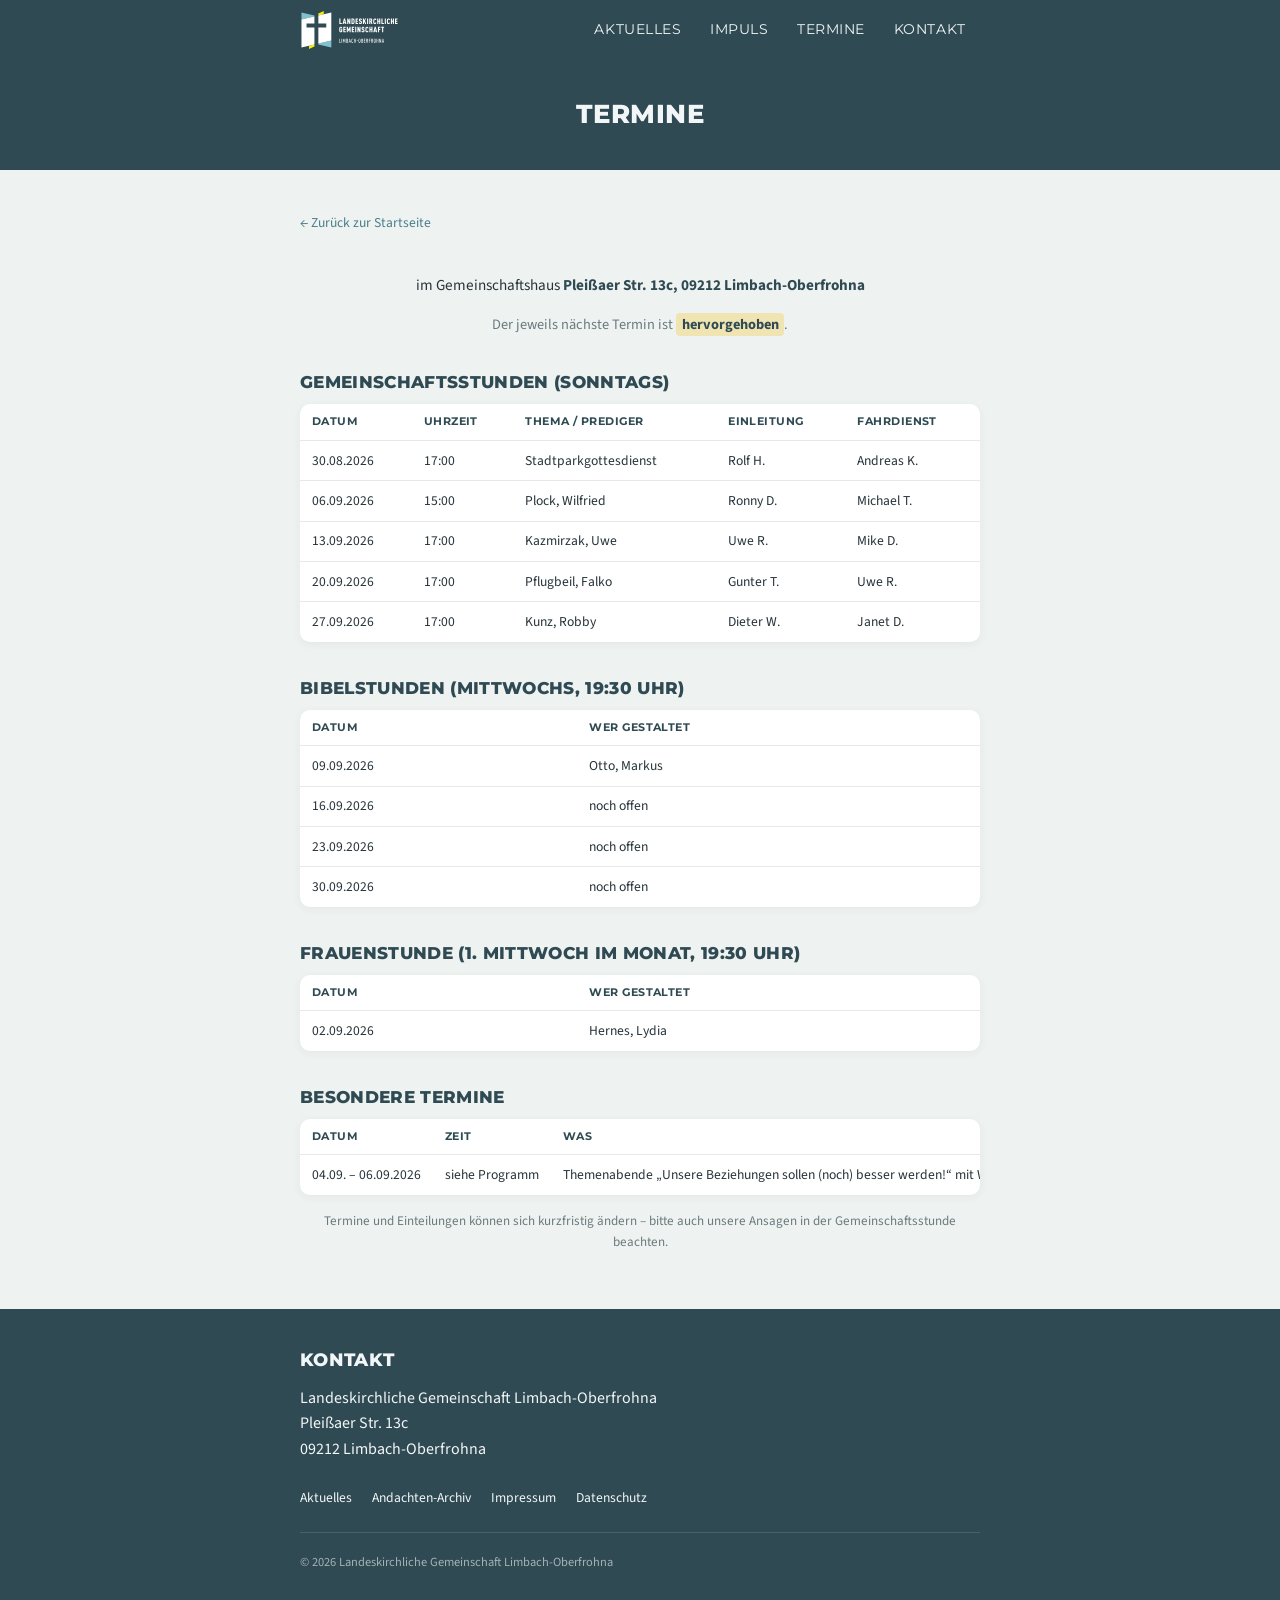
<file: termine.html>
<!doctype html>
<html lang="de">
<head>
  <meta charset="UTF-8">
  <meta name="viewport" content="width=device-width, initial-scale=1">
  <title>Termine – Landeskirchliche Gemeinschaft Limbach-Oberfrohna</title>
  <meta name="description" content="Alle Termine der Landeskirchlichen Gemeinschaft Limbach-Oberfrohna – Gemeinschaftsstunden, Bibelstunden, Frauenstunde und besondere Termine.">
  <link rel="icon" href="assets/img/logo.svg" type="image/svg+xml">
  <link rel="preconnect" href="https://fonts.googleapis.com">
  <link rel="preconnect" href="https://fonts.gstatic.com" crossorigin>
  <link href="https://fonts.googleapis.com/css2?family=Montserrat:wght@700;800&family=Source+Sans+3:wght@400;600;700&display=swap" rel="stylesheet">
  <link rel="stylesheet" href="assets/css/style.css">
</head>
<body>

  <header class="site-header">
    <div class="container">
      <a href="index.html" class="brand">
        <img src="assets/img/logo-navi.svg" alt="Landeskirchliche Gemeinschaft Limbach-Oberfrohna">
      </a>
      <button class="nav-toggle" aria-label="Menü öffnen" aria-expanded="false">&#9776;</button>
      <nav class="main-nav">
        <a href="index.html#news">Aktuelles</a>
        <a href="archiv.html">Impuls</a>
        <a href="termine.html">Termine</a>
        <a href="index.html#kontakt">Kontakt</a>
      </nav>
    </div>
  </header>

  <div class="page-hero">
    <div class="container">
      <h1>Termine</h1>
    </div>
  </div>

  <main class="page-content termine">
    <div class="container">
      <a class="back-link" href="index.html">&larr; Zurück zur Startseite</a>

      <p class="meeting-place">im Gemeinschaftshaus <strong>Pleißaer Str. 13c, 09212 Limbach-Oberfrohna</strong></p>
      <p class="next-hint">Der jeweils nächste Termin ist <span class="hl">hervorgehoben</span>.</p>

      <!--
        Diese Tabellen sind die Grundlage für die Termine und werden
        quartalsweise gepflegt. Zeilen ergänzen/entfernen und die Daten
        aktualisieren. Wichtig: das Attribut data-date="JJJJ-MM-TT" pro Zeile
        pflegen – daran erkennt die Seite automatisch den nächsten Termin
        und hebt ihn hervor. Siehe README.md.
      -->

      <h2>Gemeinschaftsstunden (Sonntags)</h2>
      <div class="table-scroll">
        <table data-schedule>
          <thead>
            <tr><th>Datum</th><th>Uhrzeit</th><th>Thema / Prediger</th><th>Einleitung</th><th>Fahrdienst</th></tr>
          </thead>
          <tbody>
            <tr data-date="2026-08-30"><td>30.08.2026</td><td>17:00</td><td>Stadtparkgottesdienst</td><td>Rolf H.</td><td>Andreas K.</td></tr>
            <tr data-date="2026-09-06"><td>06.09.2026</td><td>15:00</td><td>Plock, Wilfried</td><td>Ronny D.</td><td>Michael T.</td></tr>
            <tr data-date="2026-09-13"><td>13.09.2026</td><td>17:00</td><td>Kazmirzak, Uwe</td><td>Uwe R.</td><td>Mike D.</td></tr>
            <tr data-date="2026-09-20"><td>20.09.2026</td><td>17:00</td><td>Pflugbeil, Falko</td><td>Gunter T.</td><td>Uwe R.</td></tr>
            <tr data-date="2026-09-27"><td>27.09.2026</td><td>17:00</td><td>Kunz, Robby</td><td>Dieter W.</td><td>Janet D.</td></tr>
          </tbody>
        </table>
      </div>

      <h2>Bibelstunden (Mittwochs, 19:30 Uhr)</h2>
      <div class="table-scroll">
        <table data-schedule>
          <thead><tr><th>Datum</th><th>Wer gestaltet</th></tr></thead>
          <tbody>
            <tr data-date="2026-09-09"><td>09.09.2026</td><td>Otto, Markus</td></tr>
            <tr data-date="2026-09-16"><td>16.09.2026</td><td>noch offen</td></tr>
            <tr data-date="2026-09-23"><td>23.09.2026</td><td>noch offen</td></tr>
            <tr data-date="2026-09-30"><td>30.09.2026</td><td>noch offen</td></tr>
          </tbody>
        </table>
      </div>

      <h2>Frauenstunde (1. Mittwoch im Monat, 19:30 Uhr)</h2>
      <div class="table-scroll">
        <table data-schedule>
          <thead><tr><th>Datum</th><th>Wer gestaltet</th></tr></thead>
          <tbody>
            <tr data-date="2026-09-02"><td>02.09.2026</td><td>Hernes, Lydia</td></tr>
          </tbody>
        </table>
      </div>

      <h2>Besondere Termine</h2>
      <div class="table-scroll">
        <table data-schedule>
          <thead><tr><th>Datum</th><th>Zeit</th><th>Was</th></tr></thead>
          <tbody>
            <tr data-date="2026-09-06"><td>04.09. – 06.09.2026</td><td>siehe Programm</td><td>Themenabende „Unsere Beziehungen sollen (noch) besser werden!“ mit Wilfried Plock</td></tr>
          </tbody>
        </table>
      </div>

      <p class="table-note">Termine und Einteilungen können sich kurzfristig ändern – bitte auch unsere Ansagen in der Gemeinschaftsstunde beachten.</p>
    </div>
  </main>

  <footer class="site-footer">
    <div class="container">
      <h2>Kontakt</h2>
      <address>
        Landeskirchliche Gemeinschaft Limbach-Oberfrohna<br>
        Pleißaer Str. 13c<br>
        09212 Limbach-Oberfrohna
      </address>
      <ul class="footer-links">
        <li><a href="news.html">Aktuelles</a></li>
        <li><a href="archiv.html">Andachten-Archiv</a></li>
        <li><a href="impressum.html">Impressum</a></li>
        <li><a href="datenschutz.html">Datenschutz</a></li>
      </ul>
      <p class="copyright">© <span id="year">2026</span> Landeskirchliche Gemeinschaft Limbach-Oberfrohna</p>
    </div>
  </footer>

  <script src="assets/js/main.js"></script>
</body>
</html>
</file>
<file: assets/css/style.css>
/* ==========================================================
   Landeskirchliche Gemeinschaft Limbach-Oberfrohna
   Mobile-first Stylesheet
   ========================================================== */

:root {
  --color-dark: #2f4a53;
  --color-dark-2: #3d6e7a;
  --color-teal: #4a7f8c;
  --color-teal-light: #7fc1cc;
  --color-yellow: #f2ca3f;
  --color-bg: #f7f6f2;
  --color-text: #26343a;
  --color-text-light: #f2f6f7;
  --font-heading: 'Montserrat', 'Segoe UI', Arial, sans-serif;
  --font-body: 'Source Sans 3', 'Segoe UI', Arial, sans-serif;
  --max-width: 720px;
}

* { box-sizing: border-box; }

html {
  scroll-behavior: smooth;
  background: var(--color-dark);
  overflow-x: hidden;
}

body {
  margin: 0;
  font-family: var(--font-body);
  color: var(--color-text);
  background: var(--color-bg);
  line-height: 1.6;
  overflow-x: hidden;
}

img { max-width: 100%; display: block; }

a { color: inherit; }

h1, h2, h3 {
  font-family: var(--font-heading);
  font-weight: 800;
  text-transform: uppercase;
  letter-spacing: 0.02em;
  line-height: 1.2;
}

.container {
  max-width: var(--max-width);
  margin: 0 auto;
  padding: 0 1.25rem;
}

/* ---------- Header ---------- */

.site-header {
  position: sticky;
  top: 0;
  z-index: 50;
  background: var(--color-dark);
  color: var(--color-text-light);
}

.site-header .container {
  position: relative;
  display: flex;
  align-items: center;
  justify-content: space-between;
  padding-top: 0.6rem;
  padding-bottom: 0.6rem;
}

.brand {
  display: flex;
  align-items: center;
  gap: 0.6rem;
  text-decoration: none;
  color: var(--color-text-light);
}

.brand img { height: 40px; width: auto; max-width: 70vw; }

.nav-toggle {
  background: none;
  border: 0;
  color: var(--color-text-light);
  font-size: 1.6rem;
  line-height: 1;
  padding: 0.25rem 0.4rem;
  cursor: pointer;
}

.main-nav {
  display: none;
  flex-direction: column;
  position: absolute;
  top: 100%;
  left: 0;
  right: 0;
  background: var(--color-dark);
  border-top: 1px solid rgba(255,255,255,0.12);
  box-shadow: 0 8px 16px rgba(0,0,0,0.15);
}

.main-nav.open { display: flex; }

.main-nav a {
  display: block;
  padding: 0.85rem 1.25rem;
  color: var(--color-text-light);
  text-decoration: none;
  font-family: var(--font-heading);
  font-size: 0.85rem;
  letter-spacing: 0.04em;
  text-transform: uppercase;
  border-top: 1px solid rgba(255,255,255,0.08);
}

.main-nav a:hover { color: var(--color-yellow); }

/* ---------- Hero ---------- */

.hero {
  position: relative;
  overflow: hidden;
  background: linear-gradient(155deg, var(--color-dark) 0%, var(--color-dark-2) 55%, var(--color-teal) 100%);
  color: var(--color-text-light);
  padding: 3rem 0 3.5rem;
  margin-top: -1px;
  text-align: center;
}

.hero::before,
.hero::after {
  content: "";
  position: absolute;
  opacity: 0.5;
}

.hero::before {
  width: 220px;
  height: 220px;
  background: var(--color-teal-light);
  top: -90px;
  right: -80px;
  transform: rotate(20deg);
  clip-path: polygon(0 0, 100% 0, 100% 100%);
  opacity: 0.25;
}

.hero::after {
  width: 160px;
  height: 160px;
  background: var(--color-yellow);
  bottom: -60px;
  left: -60px;
  transform: rotate(20deg);
  clip-path: polygon(0 0, 100% 0, 100% 100%);
  opacity: 0.2;
}

.hero-logo {
  width: min(340px, 82%);
  height: auto;
  margin: 0 auto 1.5rem;
  position: relative;
  z-index: 1;
}

.hero h1 {
  font-size: 1.9rem;
  margin: 0 0 0.35rem;
  position: relative;
  z-index: 1;
}

.hero p.lead {
  max-width: 32rem;
  margin: 0 auto;
  color: var(--color-text-light);
  opacity: 0.92;
  position: relative;
  z-index: 1;
}

/* ---------- Sections ---------- */

section { padding: 2.75rem 0; }

.section-title {
  font-size: 1.4rem;
  color: var(--color-dark);
  margin: 0 0 1.5rem;
  text-align: center;
}

.section-title .kicker {
  display: block;
  font-family: var(--font-heading);
  font-size: 0.75rem;
  font-weight: 700;
  letter-spacing: 0.2em;
  color: var(--color-teal);
  margin-bottom: 0.4rem;
}

/* ---------- Impuls ---------- */

.impuls-card {
  background: #fff;
  border-radius: 14px;
  padding: 1.75rem 1.5rem;
  box-shadow: 0 8px 24px rgba(47, 74, 83, 0.08);
  border-top: 5px solid var(--color-yellow);
}

.impuls-card blockquote {
  margin: 0 0 1rem;
  font-size: 1.05rem;
  font-weight: 600;
  color: var(--color-dark);
}

.impuls-card p { margin: 0 0 1rem; }

.impuls-author {
  font-style: italic;
  color: var(--color-teal);
  margin-bottom: 1.25rem !important;
}

.btn {
  display: inline-block;
  font-family: var(--font-heading);
  font-weight: 700;
  font-size: 0.85rem;
  letter-spacing: 0.04em;
  text-transform: uppercase;
  text-decoration: none;
  padding: 0.7rem 1.4rem;
  border-radius: 999px;
  background: var(--color-dark);
  color: var(--color-text-light);
  transition: background 0.2s ease;
}

.btn:hover { background: var(--color-teal); }

.btn-outline {
  background: transparent;
  border: 2px solid var(--color-dark);
  color: var(--color-dark);
}

/* ---------- Aktuelles / Karussell (Startseite) ---------- */

.news { background: #eef2f0; }

/* Ein Block: alle Beiträge liegen als gleich große Folien nebeneinander
   und werden per Wischen/Pfeilen/Punkten durchgeblättert. */
.carousel { position: relative; }

.carousel__viewport {
  display: flex;
  overflow-x: auto;
  overflow-y: hidden;
  scroll-snap-type: x mandatory;
  -webkit-overflow-scrolling: touch;
  scrollbar-width: none;            /* Firefox */
  padding: 6px 0 12px;
  outline: none;
}

.carousel__viewport::-webkit-scrollbar { display: none; } /* Chrome/Safari */

.carousel__slide {
  flex: 0 0 100%;
  scroll-snap-align: start;
  scroll-snap-stop: always;
}

/* Gleich große Karte – Bild/Panel oben, Text darunter, Button unten fixiert */
.slide-card {
  display: flex;
  flex-direction: column;
  min-height: 430px;
  background: #fff;
  border-radius: 14px;
  overflow: hidden;
  box-shadow: 0 6px 18px rgba(47, 74, 83, 0.10);
  border-top: 5px solid var(--color-teal-light);
}

.slide-card__media {
  margin: 0;
  height: 200px;
  flex: 0 0 auto;
}

.slide-card__media img {
  width: 100%;
  height: 100%;
  object-fit: cover;
}

/* Panel für Folien ohne Foto (Impuls, Ankündigungen) */
.slide-card__media--brand {
  display: flex;
  align-items: center;
  justify-content: center;
  background: linear-gradient(155deg, var(--color-dark) 0%, var(--color-dark-2) 55%, var(--color-teal) 100%);
}

.slide-card__media--brand svg {
  width: 66px;
  height: 66px;
  color: var(--color-text-light);
  opacity: 0.9;
}

/* Hochformat-Bilder (z.B. Flyer) vollständig zeigen statt beschneiden */
.slide-card__media--contain {
  background: linear-gradient(155deg, var(--color-dark) 0%, var(--color-dark-2) 55%, var(--color-teal) 100%);
}

.slide-card__media--contain img {
  object-fit: contain;
}

.slide-card__body {
  display: flex;
  flex-direction: column;
  flex: 1 1 auto;
  padding: 1.4rem 1.5rem 1.6rem;
}

.slide-card__kicker {
  font-family: var(--font-heading);
  font-size: 0.72rem;
  font-weight: 700;
  letter-spacing: 0.1em;
  text-transform: uppercase;
  color: var(--color-teal);
  margin-bottom: 0.45rem;
}

.slide-card__title {
  font-size: 1.2rem;
  color: var(--color-dark);
  margin: 0 0 0.6rem;
  display: -webkit-box;
  -webkit-line-clamp: 2;
  -webkit-box-orient: vertical;
  overflow: hidden;
}

.slide-card__text {
  margin: 0 0 1.25rem;
  display: -webkit-box;
  -webkit-line-clamp: 3;
  -webkit-box-orient: vertical;
  overflow: hidden;
}

.slide-card__btn {
  margin-top: auto;          /* Button unten in der Karte */
  align-self: flex-start;
}

/* Blätter-Pfeile (nur mit JS und auf größeren Screens sichtbar) */
.carousel__arrow {
  display: none;
  position: absolute;
  top: calc(50% - 12px);
  transform: translateY(-50%);
  z-index: 2;
  width: 40px;
  height: 40px;
  border: 0;
  border-radius: 50%;
  background: rgba(255, 255, 255, 0.92);
  color: var(--color-dark);
  box-shadow: 0 3px 10px rgba(47, 74, 83, 0.18);
  font-size: 1.6rem;
  line-height: 1;
  cursor: pointer;
  transition: background 0.2s ease, color 0.2s ease;
}

.carousel__arrow--prev { left: 8px; }
.carousel__arrow--next { right: 8px; }

.carousel__arrow:hover { background: #fff; color: var(--color-teal); }

.carousel__arrow:focus-visible {
  outline: 2px solid var(--color-teal);
  outline-offset: 2px;
}

.carousel__arrow[disabled] { opacity: 0.35; cursor: default; }

/* Punkte: aktiver Punkt hervorgehoben, die anderen gedämpft */
.carousel__dots {
  display: flex;
  justify-content: center;
  gap: 0.5rem;
  margin-top: 1.1rem;
}

.carousel__dot {
  width: 9px;
  height: 9px;
  padding: 0;
  border: 0;
  border-radius: 50%;
  background: rgba(47, 74, 83, 0.22);
  cursor: pointer;
  transition: background 0.2s ease, transform 0.2s ease;
}

.carousel__dot:hover { background: rgba(47, 74, 83, 0.4); }

.carousel__dot.is-active {
  background: var(--color-dark);
  transform: scale(1.35);
}

.carousel__dot:focus-visible {
  outline: 2px solid var(--color-teal);
  outline-offset: 2px;
}

@media (min-width: 640px) {
  .slide-card {
    flex-direction: row;
    min-height: 330px;
  }

  .slide-card__media,
  .slide-card__media--brand {
    flex: 0 0 42%;
    height: auto;            /* füllt die Kartenhöhe */
  }

  .slide-card__body {
    flex: 1 1 auto;
    justify-content: center;
    padding: 2rem;
  }

  .slide-card__title {
    font-size: 1.35rem;
  }

  .slide-card__text {
    -webkit-line-clamp: 4;
  }

  .carousel.is-enhanced .carousel__arrow {
    display: flex;
    align-items: center;
    justify-content: center;
  }
}

/* ---------- Termine ---------- */

.termine { background: #eef2f0; }

.schedule-list {
  list-style: none;
  margin: 0 0 2.25rem;
  padding: 0;
  display: grid;
  gap: 0.75rem;
}

.schedule-list li {
  background: #fff;
  border-radius: 10px;
  padding: 0.9rem 1.1rem;
  display: flex;
  justify-content: space-between;
  align-items: baseline;
  gap: 1rem;
  box-shadow: 0 2px 8px rgba(47, 74, 83, 0.06);
}

.schedule-list .what {
  font-weight: 700;
  color: var(--color-dark);
}

/* Jugend-Kachel: die gesamte Kachel ist ein sichtbarer Link (→ ec-lo.de) */
.schedule-list li.is-link {
  padding: 0;
  align-items: stretch; /* statt baseline: Link füllt die volle Kachelhöhe */
  border: 2px solid var(--color-teal-light);
  transition: border-color 0.2s ease, box-shadow 0.2s ease;
}

.schedule-list li.is-link > a {
  flex: 1; /* Link füllt die volle Kachelbreite */
  display: flex;
  justify-content: space-between;
  align-items: baseline;
  gap: 1rem;
  padding: 0.9rem 1.1rem;
  border-radius: inherit;
  text-decoration: none;
  color: inherit;
  transition: background 0.2s ease;
}

.schedule-list li.is-link:hover,
.schedule-list li.is-link:focus-within {
  border-color: var(--color-teal);
  box-shadow: 0 6px 16px rgba(47, 74, 83, 0.12);
}

.schedule-list li.is-link > a:hover,
.schedule-list li.is-link > a:focus-visible {
  background: rgba(127, 193, 204, 0.14);
}

.schedule-list li.is-link > a:focus-visible {
  outline: 2px solid var(--color-teal);
  outline-offset: 2px;
}

.schedule-list li.is-link > a:hover .what { color: var(--color-teal); }

.ext-link::after {
  content: "\2197"; /* ↗ */
  display: inline-block;
  font-size: 0.8em;
  margin-left: 0.25em;
  color: var(--color-teal);
}

.schedule-list .when {
  color: var(--color-teal);
  font-size: 0.92rem;
  text-align: right;
  white-space: nowrap;
}

.meeting-place {
  text-align: center;
  color: var(--color-text);
  margin-bottom: 2rem;
  font-size: 0.95rem;
}

.meeting-place strong { color: var(--color-dark); }

.termine-cta {
  text-align: center;
  margin-top: 0.5rem;
}

.termine h3 {
  font-size: 1rem;
  color: var(--color-dark);
  margin: 2rem 0 0.75rem;
}

/* ---------- Termine-Seite ---------- */

.next-hint {
  text-align: center;
  font-size: 0.9rem;
  color: #6b7a7e;
  margin: -1rem 0 2rem;
}

.next-hint .hl {
  color: var(--color-dark);
  font-weight: 700;
  background: rgba(242, 202, 63, 0.35);
  padding: 0.05em 0.35em;
  border-radius: 4px;
}

.page-content.termine h2 {
  font-size: 1.05rem;
  color: var(--color-dark);
  margin: 2.25rem 0 0.75rem;
}

tr.is-next td {
  background: rgba(242, 202, 63, 0.18);
  font-weight: 700;
  color: var(--color-dark);
}

tr.is-next td:first-child {
  box-shadow: inset 4px 0 0 var(--color-yellow);
}

.table-scroll {
  overflow-x: auto;
  background: #fff;
  border-radius: 10px;
  box-shadow: 0 2px 8px rgba(47, 74, 83, 0.06);
  margin-bottom: 1rem;
  -webkit-overflow-scrolling: touch;
}

table {
  width: 100%;
  border-collapse: collapse;
  font-size: 0.85rem;
  min-width: 420px;
}

caption {
  text-align: left;
  font-family: var(--font-heading);
  font-weight: 700;
  font-size: 0.78rem;
  letter-spacing: 0.05em;
  text-transform: uppercase;
  color: var(--color-teal);
  padding: 0.75rem 1rem 0.25rem;
}

th, td {
  text-align: left;
  padding: 0.55rem 0.75rem;
  border-bottom: 1px solid #e7e9e5;
  white-space: nowrap;
}

th {
  font-family: var(--font-heading);
  font-size: 0.7rem;
  letter-spacing: 0.04em;
  text-transform: uppercase;
  color: var(--color-dark);
}

tr:last-child td { border-bottom: none; }

.table-note {
  font-size: 0.82rem;
  color: #6b7a7e;
  text-align: center;
  margin: 0.5rem 0 0;
}

/* ---------- Footer ---------- */

.site-footer {
  background: var(--color-dark);
  color: var(--color-text-light);
  padding: 2.5rem 0 1.5rem;
}

.site-footer h2 {
  color: var(--color-text-light);
  font-size: 1.1rem;
  margin: 0 0 1rem;
}

.site-footer address {
  font-style: normal;
  margin-bottom: 1.5rem;
}

.footer-links {
  display: flex;
  flex-wrap: wrap;
  gap: 0.5rem 1.25rem;
  list-style: none;
  padding: 0;
  margin: 0 0 1.5rem;
  font-size: 0.85rem;
}

.footer-links a { text-decoration: none; }
.footer-links a:hover { color: var(--color-yellow); }

.copyright {
  font-size: 0.78rem;
  color: rgba(242,246,247,0.6);
  border-top: 1px solid rgba(255,255,255,0.12);
  padding-top: 1.25rem;
}

/* ---------- Simple pages (Archiv, Impressum, Datenschutz) ---------- */

.page-hero {
  background: var(--color-dark);
  color: var(--color-text-light);
  padding: 2.5rem 0;
  text-align: center;
}

.page-hero h1 { font-size: 1.6rem; margin: 0; }

.page-content { padding: 2.5rem 0 3.5rem; }

.page-content h2 { font-size: 1.15rem; color: var(--color-dark); margin-top: 2rem; }

.back-link {
  display: inline-block;
  margin-bottom: 1.5rem;
  font-size: 0.85rem;
  color: var(--color-teal);
  text-decoration: none;
}

.archive-entry {
  background: #fff;
  border-radius: 14px;
  padding: 1.5rem;
  box-shadow: 0 8px 24px rgba(47, 74, 83, 0.08);
  border-top: 5px solid var(--color-yellow);
  margin-bottom: 1.5rem;
}

.archive-entry time {
  display: block;
  font-family: var(--font-heading);
  font-size: 0.72rem;
  letter-spacing: 0.1em;
  text-transform: uppercase;
  color: var(--color-teal);
  margin-bottom: 0.5rem;
}

/* ---------- News-Beiträge (news.html) ---------- */

.news-post {
  background: #fff;
  border-radius: 14px;
  overflow: hidden;
  box-shadow: 0 8px 24px rgba(47, 74, 83, 0.08);
  border-top: 5px solid var(--color-teal-light);
  margin-bottom: 2rem;
}

.news-post__media { margin: 0; }

.news-post__media img {
  width: 100%;
  max-height: 460px;
  object-fit: cover;
}

.news-post__body { padding: 1.5rem; }

.news-post time {
  display: block;
  font-family: var(--font-heading);
  font-size: 0.72rem;
  letter-spacing: 0.1em;
  text-transform: uppercase;
  color: var(--color-teal);
  margin-bottom: 0.5rem;
}

.news-post h2 {
  font-size: 1.3rem;
  color: var(--color-dark);
  margin: 0 0 0.9rem;
}

.news-post p { margin: 0 0 1rem; }

.news-post__figure { margin: 1.5rem 0 0.5rem; }

.news-post__figure img {
  border-radius: 10px;
  width: 100%;
}

.news-post__figure figcaption {
  font-size: 0.8rem;
  color: #6b7a7e;
  margin-top: 0.5rem;
}

/* Einladungs-Flyer (Hochformat) nicht auf volle Breite strecken */
.news-post__figure.is-flyer {
  max-width: 420px;
  margin-left: auto;
  margin-right: auto;
}

/* ---------- Larger screens ---------- */

@media (min-width: 640px) {
  .nav-toggle { display: none; }

  .main-nav {
    display: flex !important;
    flex-direction: row;
    position: static;
    background: none;
    border: 0;
    box-shadow: none;
  }

  .main-nav a {
    border-top: 0;
    padding: 0.4rem 0.9rem;
  }

  .hero h1 { font-size: 2.4rem; }

  .schedule-list { grid-template-columns: 1fr 1fr; }
}
</file>
